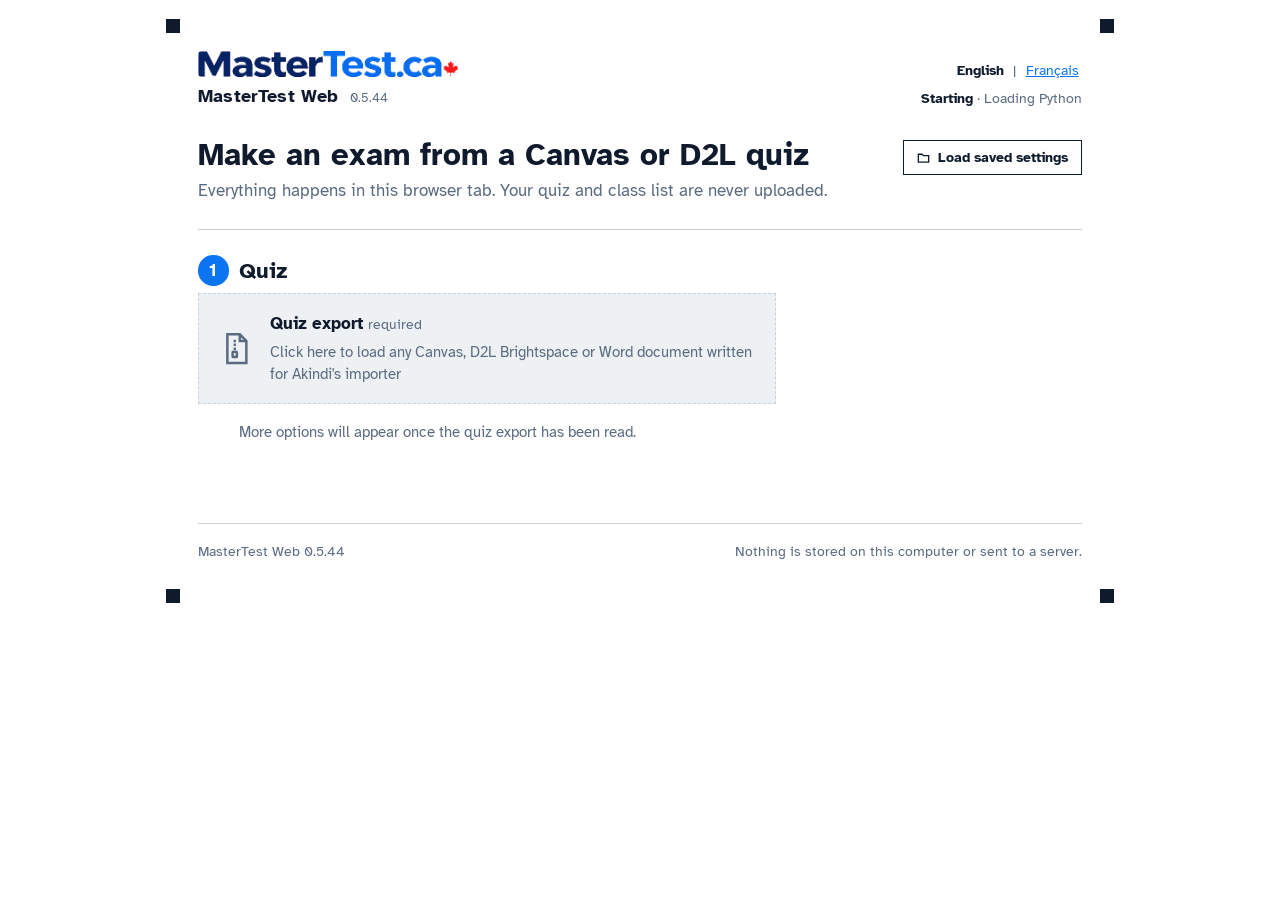
<file: index.html>
<!doctype html>
<html lang="en">
<head>
<meta charset="utf-8">
<meta name="viewport" content="width=device-width, initial-scale=1">
<title>MasterTest Web</title>
<meta name="description" content="Make printable exams and answer cards from a Canvas or D2L Brightspace quiz export, entirely in your browser.">
<link rel="icon" href="data:image/svg+xml,%3Csvg xmlns='http://www.w3.org/2000/svg' viewBox='0 0 16 16'%3E%3Ccircle cx='8' cy='8' r='6.5' fill='%230b74f2'/%3E%3C/svg%3E">
<style>
@font-face { font-family: "Atkinson Hyperlegible"; font-weight: 400; font-display: swap;
  src: url("fonts/atkinson-hyperlegible-latin-400-normal.woff2") format("woff2"); }
@font-face { font-family: "MasterTest Enclosed"; font-display: swap; src: url("fonts/MasterTestEnclosed.ttf") format("truetype"); }
@font-face { font-family: "Atkinson Hyperlegible"; font-weight: 700; font-display: swap;
  src: url("fonts/atkinson-hyperlegible-latin-700-normal.woff2") format("woff2"); }

/* A wizard laid out like an answer card: black corner squares, grey shaded cells, bubbles. */
:root {
  --paper: #ffffff;
  --ink: #0f1b2d;           /* the navy of the MasterTest.ca wordmark */
  --cell: #d9d9d9;          /* the 15% grey of the answer cells */
  --cell-soft: #eef1f4;
  --muted: #5a6b80;
  --rule: #c9d0d8;
  --accent: #0b74f2;        /* MasterTest blue */
  --accent-soft: #e9f2fb;
  --accent-ink: #ffffff;
  --wrong: #c62828;
  --right: #1b7a3a;
  --mark: 14px;
  --weak: #d32f2f; --weak-ink: #b71c1c; --medium: #f2b600; --medium-ink: #8a6100; --strong: #2e9e4f; --strong-ink: #1b7a3a;
  --logo-bg: transparent;
  --logo-pad: 0;
  font-family: "Atkinson Hyperlegible", system-ui, sans-serif;
  font-size: 17px;
  line-height: 1.5;
  color: var(--ink);
  background: var(--paper);
}
@media (prefers-color-scheme: dark) {
  :root:not([data-theme="light"]) {
    --paper: #12171d; --ink: #eef2f6; --cell: #2b323b; --cell-soft: #1d242c; --muted: #9aa8b8; --rule: #36404b;
    --accent: #4c9bff; --accent-soft: #15283f; --accent-ink: #00152e; --wrong: #ff7b72; --right: #5fd38a;
    --logo-bg: #ffffff; --logo-pad: .4rem .65rem; color-scheme: dark;
    --weak: #ef5350; --weak-ink: #ff8a80; --medium: #f2c230; --medium-ink: #f2c230; --strong: #4cc276; --strong-ink: #5fd38a;
  }
}
:root[data-theme="dark"] {
  --paper: #12171d; --ink: #eef2f6; --cell: #2b323b; --cell-soft: #1d242c; --muted: #9aa8b8; --rule: #36404b;
  --accent: #4c9bff; --accent-soft: #15283f; --accent-ink: #00152e; --wrong: #ff7b72; --right: #5fd38a;
  --logo-bg: #ffffff; --logo-pad: .4rem .65rem; color-scheme: dark;
    --weak: #ef5350; --weak-ink: #ff8a80; --medium: #f2c230; --medium-ink: #f2c230; --strong: #4cc276; --strong-ink: #5fd38a;
}
* { box-sizing: border-box; }
[hidden] { display: none !important; }
body { margin: 0; background: var(--paper); color: var(--ink); }

.sheet { position: relative; max-width: 58rem; margin: 0 auto; padding: 3rem 3rem 3.5rem; }
.sheet::before, .sheet::after, .sheet > .marks::before, .sheet > .marks::after {
  content: ""; position: absolute; width: var(--mark); height: var(--mark); background: var(--ink);
}
.sheet::before { top: 1.1rem; left: 1.1rem; }
.sheet::after { top: 1.1rem; right: 1.1rem; }
.sheet > .marks::before { bottom: 1.1rem; left: 1.1rem; }
.sheet > .marks::after { bottom: 1.1rem; right: 1.1rem; }

header { display: flex; flex-wrap: wrap; justify-content: space-between; align-items: flex-end; gap: 1rem 2rem; }
.brand { display: flex; flex-direction: column; gap: .35rem; }
.logo { display: block; box-sizing: content-box; width: min(260px, 64vw); height: auto;
  background: var(--logo-bg); padding: var(--logo-pad); border-radius: 4px; }
.brand .product { font-weight: 700; font-size: 1.05rem; letter-spacing: .01em; }
.brand .version { font-weight: 400; font-size: .78rem; color: var(--muted); margin-left: .3rem; letter-spacing: 0; }
.ignore-row { margin-top: 1.1rem; padding-top: 1rem; border-top: 1px dashed var(--rule); }
.ignore-row.off .check { opacity: .45; cursor: not-allowed; }
.engine { font-size: .85rem; color: var(--muted); text-align: right; }
.engine strong { color: var(--ink); }
.top-right { display: flex; flex-direction: column; align-items: flex-end; gap: .25rem; }
.ui-lang { display: flex; align-items: center; gap: .35rem; font-size: .85rem; color: var(--muted); }
.ui-lang button { font: inherit; background: none; border: 0; padding: .1rem .2rem; color: var(--accent); cursor: pointer; text-decoration: underline; }
.ui-lang button[aria-pressed="true"] { color: var(--ink); font-weight: 700; text-decoration: none; cursor: default; }

/* the steps of the wizard, drawn as answer bubbles */
ol.steps { list-style: none; display: flex; gap: .5rem 1.75rem; padding: 1.1rem 0; margin: 1.25rem 0 0;
  border-top: 1px solid var(--rule); border-bottom: 1px solid var(--rule); flex-wrap: wrap; }
ol.steps li { display: flex; align-items: center; gap: .55rem; color: var(--muted); font-size: .95rem; }
ol.steps .dot { width: 1.6rem; height: 1.6rem; border-radius: 50%; border: 1.5px solid currentColor;
  display: grid; place-items: center; font-weight: 700; font-size: .85rem; }
ol.steps li[aria-current="step"] { color: var(--ink); font-weight: 700; }
ol.steps li[aria-current="step"] .dot { background: var(--accent); border-color: var(--accent); color: var(--accent-ink); }
ol.steps li.done .dot { background: var(--ink); border-color: var(--ink); color: var(--paper); }

h1 { font-size: 1.85rem; line-height: 1.15; margin: 1.6rem 0 .3rem; text-wrap: balance; }
.lede { color: var(--muted); margin: 0 0 1.5rem; max-width: 40rem; }
h2 { font-size: 1.1rem; margin: 0 0 .2rem; }
.hint { color: var(--muted); font-size: .9rem; margin: 0 0 .75rem; max-width: 42rem; }
section.block { padding: 1.4rem 0; border-top: 1px solid var(--rule); }

/* file pickers: a grey answer cell that fills in when a file is chosen */
.files { display: grid; grid-template-columns: repeat(auto-fit, minmax(16rem, 1fr)); gap: 1rem; }
.drop { position: relative; display: grid; grid-template-columns: auto 1fr; gap: .25rem .9rem; align-items: center;
  background: var(--cell-soft); padding: 1rem 1.1rem; min-height: 5.5rem; cursor: pointer;
  border: 1.5px dashed var(--rule); }
.drop:hover { border-color: var(--muted); }
.drop.dragging { border-color: var(--accent); background: var(--accent-soft); }
.drop.chosen { border-style: solid; border-color: var(--ink); background: var(--paper); }
.drop input { position: absolute; inset: 0; opacity: 0; cursor: pointer; width: 100%; }
.drop:focus-within { outline: 2px solid var(--accent); outline-offset: 2px; }
.drop svg { grid-row: span 2; width: 2.2rem; height: 2.2rem; color: var(--muted); }
.drop.chosen svg { color: var(--accent); }
.drop .title { font-weight: 700; }
.drop .tag { font-weight: 400; color: var(--muted); font-size: .85rem; }
.drop .state { color: var(--muted); font-size: .88rem; overflow-wrap: anywhere; }
.drop.chosen .state { color: var(--ink); }
.drop .clear { position: relative; z-index: 1; justify-self: start; grid-column: 2; font: inherit; font-size: .82rem;
  background: none; border: 0; padding: 0; color: var(--accent); text-decoration: underline; cursor: pointer; }

/* the quiz found in the export */
.quiz { margin-top: 1rem; }
.quiz-status { margin: 0; color: var(--muted); }
.quiz-status.bad { color: var(--wrong); font-weight: 700; }
.meter { display: block; width: 100%; max-width: 28rem; height: .6rem; margin: .4rem 0; accent-color: var(--accent, #2b6cb0); }
.quiz legend { font-weight: 700; margin-bottom: .6rem; padding: 0; }
.summary-grid { display: grid; grid-template-columns: auto 1fr; gap: .2rem 1.2rem; align-items: center; }
.summary .pool { background: var(--paper); margin-top: .9rem; }
.summary .class-opts { margin-top: .9rem; }
.summary-grid[hidden] + .class-opts { margin-top: 0; }
.summary { 
  background: var(--cell-soft); padding: .9rem 1.1rem; margin-top: .8rem; }
.summary .count { display: flex; flex-direction: column; align-items: center; min-width: 4.5rem; }
.summary .n { font-size: 2.3rem; font-weight: 700; line-height: 1; color: var(--accent); font-variant-numeric: tabular-nums; }
.summary .unit { font-size: .8rem; color: var(--muted); }
.summary p { margin: 0; }
.sum-title { font-weight: 700; }
.title-edit { display: flex; flex-wrap: wrap; align-items: center; gap: .3rem .8rem; }
/* the exam name: an editable field that looks it (dashed underline, pencil), solid when in use */
.title-box { position: relative; display: flex; flex: 1 1 16rem; min-width: 0; }
.title-input { font: inherit; font-weight: 700; color: inherit; width: 100%; min-width: 0; padding: .25rem 1.9rem .25rem .4rem;
  margin-left: -.4rem; border: 1px dashed var(--rule); border-radius: 4px; background: transparent; cursor: text; }
.title-input:hover { border-color: var(--muted); border-style: solid; }
.title-input:focus { border: 1px solid var(--accent); outline: none; background: var(--paper); }
.title-pencil { position: absolute; right: .25rem; top: 50%; transform: translateY(-50%); display: flex; padding: .2rem;
  border: 0; background: none; color: var(--muted); cursor: pointer; border-radius: 3px; }
.title-pencil:hover, .title-input:focus + .title-pencil { color: var(--accent); }
.title-hint { color: var(--muted); font-size: .82rem; margin: 0 0 .3rem; }
.sum-kinds { color: var(--muted); font-size: .9rem; }
.sum-note { font-size: .88rem; margin-top: .3rem !important; }
.sum-read { margin-top: .6rem; font-size: .88rem; }
.sum-read summary { cursor: pointer; font-weight: 700; }
.sum-read ol { margin: .4rem 0 0; padding-left: 1.6rem; }
.sum-read li { margin: .15rem 0; }
.sum-read .ans { font-weight: 700; }
.sum-read .k, .sum-read .pts { color: var(--muted); }

/* the four sections of step 1, numbered */
.num-h { display: flex; align-items: center; gap: .6rem; font-size: 1.3rem; margin-bottom: .35rem; }
.num-h .num { flex: none; display: inline-grid; place-items: center; width: 1.8rem; height: 1.8rem; border-radius: 50%;
  background: var(--accent); color: var(--accent-ink); font-size: 1rem; }
section.block > .hint { margin-left: 2.4rem; }
section.block > .files { max-width: 34rem; }
.who { margin-top: 1.4rem; display: flex; flex-direction: column; gap: 1.2rem; }
.who #exams-hint { margin: 0 0 -.8rem; }
.who fieldset { border: 0; padding: 0; margin: 0; }
.who legend.sub-h { padding: 0; margin: 0 0 .6rem; }
.blank-row { display: flex; flex-wrap: wrap; align-items: center; gap: .6rem 1.5rem; }
.blank-row > div { flex: 1 1 22rem; }
.blank-row .hint { margin: .2rem 0 0; }
.seg-row { border: 0; padding: 0; margin: 0 0 1rem; display: flex; flex-wrap: wrap; align-items: center; gap: .5rem 1rem; }
.seg-row legend { float: left; font-weight: 700; padding: 0; margin-right: .4rem; }
.seg { display: inline-flex; flex-wrap: wrap; border: 1.5px solid var(--ink); }
.seg label { position: relative; cursor: pointer; }
.seg input { position: absolute; opacity: 0; inset: 0; margin: 0; cursor: pointer; }
.seg span { display: block; padding: .45rem 1rem; }
.seg input:checked + span { background: var(--ink); color: var(--paper); font-weight: 700; }
.seg input:focus-visible + span { outline: 2px solid var(--accent); outline-offset: 2px; }
.layouts { display: grid; grid-template-columns: repeat(auto-fill, minmax(15rem, 1fr)); gap: .9rem; padding: .2rem 0 .4rem; }
.layout-opts { margin-top: 1rem; }
.print-simple { padding-bottom: .9rem; border-bottom: 1px solid var(--rule); }
.layout-opts .sub-h { margin: 0 0 .6rem; }
.changed { margin-left: auto; font-size: .8rem; font-weight: 700; color: #7a3e00; background: #fff1de; border: 1px solid #e9b26a;
  padding: .05rem .55rem; border-radius: 999px; white-space: nowrap; }
.tune + .tune { margin-top: .6rem; }
.who .sub-h, .layout-opts .sub-h, .blank-row .sub-h { border-top: 0; padding-top: 0; margin-top: 0; font-weight: 700; }
.recap { margin-top: 1.4rem; padding: 1rem 1.2rem; background: var(--ink); color: var(--paper); }
.recap p { margin: .15rem 0; opacity: .85; }
.recap .recap-title { font-weight: 700; font-size: 1.1rem; opacity: 1; }
.layout { display: flex; flex-direction: column; gap: .55rem; text-align: left;
  font: inherit; color: inherit; background: var(--paper); border: 1.5px solid var(--rule); padding: .9rem .95rem 1rem;
  cursor: pointer; position: relative; min-width: 0; }
.layout:hover { border-color: var(--muted); }
.layout:focus-visible { outline: 2px solid var(--accent); outline-offset: 2px; }
.layout[aria-checked="true"] { border-color: var(--accent); box-shadow: inset 0 0 0 1.5px var(--accent); background: var(--accent-soft); }
.layout .pic { height: 6.5rem; display: grid; place-items: center; color: var(--ink); }
.layout .pic svg { height: 100%; width: auto; max-width: 100%; }
.layout .name { font-weight: 700; display: flex; align-items: flex-start; gap: .5rem; line-height: 1.3; }
.layout .name::before { content: ""; flex: none; margin-top: .15rem; width: .95rem; height: .95rem; border-radius: 50%; border: 1.5px solid var(--ink); background: var(--paper); }
.layout[aria-checked="true"] .name::before { background: var(--accent); border-color: var(--accent); box-shadow: inset 0 0 0 2px var(--paper); }
.layout .desc { color: var(--muted); font-size: .88rem; line-height: 1.4; }
.layout .why-not { color: var(--wrong); font-size: .85rem; line-height: 1.35; }
.layout[aria-disabled="true"] { cursor: not-allowed; background: var(--cell-soft); }
.layout[aria-disabled="true"] .pic, .layout[aria-disabled="true"] .name, .layout[aria-disabled="true"] .desc { opacity: .45; }
.nav button:focus-visible { outline: 2px solid var(--accent); outline-offset: 2px; }

/* bubbles */
.choices { display: flex; flex-direction: column; gap: .7rem; }
.bubble { display: flex; gap: .7rem; align-items: flex-start; cursor: pointer; }
.bubble input { appearance: none; -webkit-appearance: none; flex: none; width: 1.3rem; height: 1.3rem; margin: .12rem 0 0;
  border: 1.5px solid var(--ink); border-radius: 50%; background: var(--paper); cursor: pointer; }
.bubble input:checked { background: var(--ink); box-shadow: inset 0 0 0 2.5px var(--paper); }
.bubble input:focus-visible { outline: 2px solid var(--accent); outline-offset: 2px; }
.bubble .label { font-weight: 700; }
.bubble .sub { display: block; color: var(--muted); font-size: .88rem; font-weight: 400; }
fieldset { border: 0; margin: 0; padding: 0; min-width: 0; }
fieldset:disabled .bubble { cursor: default; opacity: .45; }
fieldset:disabled .bubble input { cursor: default; }
.variants-count { display: inline-flex; align-items: center; gap: .6rem; margin: .45rem 0 0 2rem; font-size: .92rem; }

/* number steppers drawn as answer cells */
.stepper { display: inline-flex; align-items: stretch; }
.stepper button { font: inherit; font-size: 1.15rem; width: 2.5rem; border: 0; background: var(--cell); color: var(--ink); cursor: pointer; }
.stepper button:disabled { color: var(--muted); opacity: .5; cursor: default; }
.stepper input { font: inherit; font-weight: 700; text-align: center; width: 4.2rem; border: 0; margin: 0 2px;
  background: var(--cell); color: var(--ink); padding: .45rem 0; font-variant-numeric: tabular-nums; -moz-appearance: textfield; }
.stepper input::-webkit-inner-spin-button, .stepper input::-webkit-outer-spin-button { -webkit-appearance: none; margin: 0; }
.stepper input:disabled { color: var(--muted); }
.stepper :focus-visible { outline: 2px solid var(--accent); outline-offset: 1px; position: relative; }

.actions { display: flex; flex-wrap: wrap; align-items: center; gap: .75rem 1.25rem; padding-top: 1.4rem; border-top: 1px solid var(--rule); }
button.primary { font: inherit; font-weight: 700; font-size: 1.1rem; padding: .8rem 2.2rem; border: 0;
  background: var(--accent); color: var(--accent-ink); cursor: pointer; }
button.primary:disabled { background: var(--cell); color: var(--muted); cursor: default; }
button.primary:focus-visible, button.secondary:focus-visible { outline: 2px solid var(--accent); outline-offset: 3px; }
button.secondary { font: inherit; font-weight: 700; padding: .65rem 1.4rem; background: var(--paper); color: var(--ink); border: 1.5px solid var(--ink); cursor: pointer; }
.why { color: var(--muted); font-size: .9rem; }

/* step 2 */
.done-panel { padding: 2.5rem 0 1rem; display: grid; grid-template-columns: auto 1fr; gap: 1rem 1.6rem; align-items: start; }
.big-bubble { width: 4.2rem; height: 4.2rem; border-radius: 50%; border: 2.5px solid var(--ink); display: grid; place-items: center; }
.big-bubble.working { border-color: var(--accent); border-right-color: transparent; animation: spin 1s linear infinite; }
.big-bubble.ok { background: var(--accent); border-color: var(--accent); color: var(--accent-ink); }
.big-bubble.bad { border-color: var(--wrong); color: var(--wrong); }
@keyframes spin { to { transform: rotate(360deg); } }
.done-panel h1 { margin: .2rem 0 .4rem; }
.done-panel p { margin: 0 0 .6rem; max-width: 38rem; }
.done-panel a { color: var(--accent); font-weight: 700; }
pre.log { background: var(--cell-soft); padding: .75rem 1rem; font-size: .8rem; white-space: pre-wrap; overflow-wrap: anywhere;
  max-height: 16rem; overflow: auto; margin: .5rem 0 0; }

footer { margin-top: 2.5rem; padding-top: 1rem; border-top: 1px solid var(--rule); color: var(--muted); font-size: .85rem;
  display: flex; flex-wrap: wrap; justify-content: space-between; gap: .5rem 1.5rem; }
footer a { color: var(--muted); }

/* title row and the configuration loader */
.title-row { display: flex; flex-wrap: wrap; align-items: baseline; justify-content: space-between; gap: .4rem 1rem; }
.title-row h1 { margin-right: auto; }
.small-button { position: relative; display: inline-flex; align-items: center; gap: .4rem; font-size: .85rem; font-weight: 700;
  padding: .35rem .75rem; border: 1.5px solid var(--ink); background: var(--paper); color: var(--ink); cursor: pointer; white-space: nowrap; }
.small-button:hover { background: var(--cell-soft); }
.small-button:focus-within { outline: 2px solid var(--accent); outline-offset: 2px; }
.small-button input { position: absolute; inset: 0; opacity: 0; cursor: pointer; width: 100%; }
.config-state { display: flex; flex-wrap: wrap; align-items: baseline; gap: .3rem 1rem; background: var(--accent-soft);
  border-left: 4px solid var(--accent); padding: .6rem .9rem; margin: -.6rem 0 1.4rem; font-size: .9rem; }
.config-state.bad { background: var(--cell-soft); border-left-color: var(--wrong); }
.config-state p { margin: 0; flex: 1 1 20rem; }
.config-state code { font-size: .85em; }
button.link { font: inherit; font-size: .88rem; background: none; border: 0; padding: 0; color: var(--accent); text-decoration: underline; cursor: pointer; }

/* paper size */
section.paper { padding: 1rem 0; }
.paper-row { display: flex; flex-wrap: wrap; align-items: center; gap: .6rem 1.8rem; }
.paper-row legend { float: left; font-weight: 700; font-size: 1.1rem; margin-right: .4rem; padding: 0; }
.bubble.inline { align-items: baseline; gap: .55rem; }
.bubble.inline input { align-self: center; margin: 0; }
.bubble.inline .sub { display: inline; }

/* altering the question pool */
.pool { margin-top: .8rem; border: 1.5px solid var(--rule); }
.pool > summary { cursor: pointer; font-weight: 700; padding: .65rem 1rem; list-style: none; display: flex; flex-wrap: wrap; align-items: baseline; gap: .2rem .55rem; }
.pool > summary .enclosed-row { display: flex; flex-wrap: wrap; align-items: center; gap: .4rem 1rem; }
.enclosed-row .enc { font-family: "MasterTest Enclosed", "Atkinson Hyperlegible", sans-serif; font-weight: 400; letter-spacing: .08em; font-size: 1.1rem; }
.enclosed-row .pool-of { flex-basis: 100%; }
.inline-radios.off { opacity: .45; }
.cjk-row { margin: .9rem 0 .2rem; }
.cjk-row legend { font-weight: 700; font-size: .95rem; margin-bottom: .45rem; }
.cjk-row .pool-hint { flex-basis: 100%; margin-top: .4rem; }
.plang-note { align-self: center; }
/* Paper Size and Printed in: the second choice of each row starts at the same place */
@media (min-width: 44rem) {
  .paper-pair { display: grid; grid-template-columns: 10.5rem 16rem minmax(0, 1fr); align-items: start; row-gap: .4rem; }
  .paper-pair .bubble.inline { display: grid; grid-template-columns: auto 1fr; gap: 0 .55rem; align-items: center; }
  .paper-pair .bubble.inline input { grid-row: span 2; align-self: start; margin-top: .12rem; }
  .paper-pair legend { margin: 0; }
  .paper-pair .plang-note { grid-column: 2 / -1; }
}
.grid-note { grid-column: 2; margin: -.3rem 0 0; }
.essay-cell { display: flex; flex-direction: column; gap: .35rem; }
.essay-row { display: flex; flex-wrap: wrap; align-items: center; gap: .4rem 1.2rem; }
.form-grid > label[for="po-essay"] { align-self: start; padding-top: .45rem; }
.summary-note { flex: 1 1 18rem; line-height: 1.4; }
.pool > summary::-webkit-details-marker { display: none; }
.pool > summary::before { content: ""; flex: none; align-self: center; width: .5rem; height: .5rem; border-right: 2px solid currentColor; border-bottom: 2px solid currentColor;
  transform: rotate(-45deg); transition: transform .15s; margin-right: .15rem; }
.pool[open] > summary::before { transform: rotate(45deg); }
.pool > summary:focus-visible { outline: 2px solid var(--accent); outline-offset: 2px; }
.pool-body { padding: .2rem 1rem 1.1rem; border-top: 1px solid var(--rule); }
.pool-row { display: flex; flex-wrap: wrap; align-items: center; gap: .5rem .9rem; margin-top: .9rem; font-weight: 700; }
.pool-of { font-weight: 400; color: var(--muted); font-size: .92rem; }
.pool-row.off { opacity: .45; }
.pool-hint { margin: .35rem 0 0; }
.banks { display: grid; grid-template-columns: minmax(14rem, 1fr) minmax(16rem, 1.3fr); gap: .8rem 1.5rem; margin-top: 1.1rem;
  padding-top: 1rem; border-top: 1px dashed var(--rule); }
.banks.off .banks-side { opacity: .45; }
.check { display: flex; gap: .7rem; align-items: flex-start; cursor: pointer; }
.check input { appearance: none; -webkit-appearance: none; flex: none; width: 1.25rem; height: 1.25rem; margin: .12rem 0 0;
  border: 1.5px solid var(--ink); background: var(--paper); cursor: pointer; display: grid; place-items: center; }
.check input:checked { background: var(--ink); }
.check input:checked::after { content: ""; width: .35rem; height: .65rem; border: solid var(--paper); border-width: 0 2.5px 2.5px 0; transform: translate(0, -1px) rotate(45deg); }
.check input:focus-visible { outline: 2px solid var(--accent); outline-offset: 2px; }
.check input:disabled, .banks.off .check { cursor: not-allowed; }
.check .label { font-weight: 700; }
.check .tag { font-weight: 400; color: var(--muted); font-size: .85rem; }
.check .sub { display: block; color: var(--muted); font-size: .88rem; }
.banks-total { margin: .7rem 0 0 1.95rem; font-size: .92rem; }
.banks-total.bad { color: var(--wrong); font-weight: 700; }
.titles { max-height: 17rem; overflow-y: auto; border: 1px solid var(--rule); }
.titles .row { display: grid; grid-template-columns: 1fr auto auto; align-items: center; gap: .6rem; padding: .3rem .4rem .3rem .7rem; font-size: .92rem; }
.titles .row:nth-child(odd) { background: var(--cell-soft); }
.titles .row .t { overflow-wrap: anywhere; }
.titles .row .t.none { color: var(--muted); font-style: italic; }
.titles .row .of { color: var(--muted); font-size: .85rem; white-space: nowrap; min-width: 3.2rem; }
.titles input { font: inherit; font-weight: 700; width: 3.6rem; text-align: center; border: 0; background: var(--cell); color: var(--ink);
  padding: .25rem 0; font-variant-numeric: tabular-nums; }
.titles input:focus-visible { outline: 2px solid var(--accent); outline-offset: 1px; }
.titles input:invalid { outline: 2px solid var(--wrong); }
.titles input:disabled { color: var(--muted); opacity: .6; }
.titles.off { opacity: .55; }

/* step 2: the configuration */
.config-link { margin-top: .9rem !important; }
.config-link .sub { display: block; color: var(--muted); font-size: .88rem; }

.visually-hidden { position: absolute; width: 1px; height: 1px; overflow: hidden; clip: rect(0 0 0 0); white-space: nowrap; }
/* one thing at a time: what follows the quiz waits until it has been read */
body.no-quiz .after-quiz { display: none; }
.after-quiz-note { display: none; margin-top: 1rem; }
body.no-quiz .after-quiz-note { display: block; }
.seats-h { margin: .2rem 0 .3rem; font-weight: 700; }
.blank-details { display: flex; flex-wrap: wrap; align-items: center; gap: .4rem 1.4rem; margin-top: .6rem; }
.blank-details .lbl { font-weight: 700; }
/* layouts: small cards in a row; the chosen one described under them */
.layouts { grid-template-columns: repeat(auto-fill, minmax(9.5rem, 1fr)); gap: .6rem; }
.layout { padding: .6rem .65rem; gap: .35rem; }
.layout .pic { height: 3.6rem; }
.layout .name { font-size: .92rem; }
.layout .desc { display: none; }
.layout .why-not { font-size: .78rem; }
.layout-chosen { margin: .5rem 0 0; color: var(--muted); font-size: .93rem; line-height: 1.45; }
.layout-chosen strong { color: var(--ink); }
/* printing: three plain choices, each setting below them */
.print-simple { display: grid; gap: .7rem; margin-bottom: .6rem; }
.print-simple .seg-row { margin: 0; }
.print-simple .seg-row legend { min-width: 6.5rem; }

.tune-sub { margin: 1rem 0 .4rem; }
.tune-sub:first-child { margin-top: 0; }
/* Preview, in the summary */
.recap-tools { display: flex; flex-wrap: wrap; align-items: center; gap: .6rem 1.4rem; }
.on-dark-button { background: var(--paper); color: var(--ink); border: 0; padding: .5rem 1.1rem; font: inherit; font-weight: 700; cursor: pointer; }
.on-dark-button:disabled { opacity: .5; cursor: default; }
.on-dark-button:focus-visible { outline: 2px solid var(--accent); outline-offset: 2px; }

/* Calculate exam lengths, in the recap */
.recap .lengths { margin-top: .7rem; padding-top: .6rem; border-top: 1px solid rgba(255, 255, 255, .25); }
.recap button.link.on-dark { color: var(--paper); font-weight: 700; text-decoration: underline; padding: 0; background: none; border: 0; font: inherit; font-weight: 700; cursor: pointer; }
.recap button.link.on-dark:disabled { opacity: .5; cursor: default; text-decoration: none; }
.lengths-state { margin-left: .6rem; opacity: .85; font-size: .92rem; }
.recap .meter { background: rgba(255, 255, 255, .2); }
.lengths-table { margin-top: .5rem; border-collapse: collapse; font-size: .95rem; }
.lengths-table th { text-align: left; font-weight: 400; opacity: .75; padding: .15rem 1.4rem .15rem 0; }
.lengths-table td { padding: .15rem 1.4rem .15rem 0; font-variant-numeric: tabular-nums; }
.lengths-table tr.first td { border-top: 1px solid rgba(255, 255, 255, .2); }

/* the preview */
dialog#preview-dialog { border: 1.5px solid var(--ink); padding: 0; width: min(62rem, calc(100vw - 2rem)); max-width: none;
  height: calc(100vh - 3rem); max-height: none; background: var(--paper); color: var(--ink); }
dialog#preview-dialog[open] { display: flex; flex-direction: column; }
dialog#preview-dialog::backdrop { background: rgba(15, 27, 45, .55); }
.pv-head { display: flex; flex-wrap: wrap; align-items: center; gap: .6rem 1rem; padding: .8rem 1rem; border-bottom: 1px solid var(--rule); }
.pv-head h2 { margin: 0; font-size: 1.15rem; margin-right: auto; }
.pv-note { margin: 0; padding: .45rem 1rem; color: var(--muted); font-size: .88rem; border-bottom: 1px solid var(--rule); }
.pv-pages { flex: 1; overflow: auto; background: var(--cell); padding: 1rem; display: flex; flex-direction: column; align-items: center; gap: 1rem; }
.pv-pages canvas { background: #fff; box-shadow: 0 1px 4px rgba(0, 0, 0, .25); max-width: 100%; height: auto; }
.pv-pages .pv-label { color: var(--muted); font-size: .82rem; align-self: center; margin-bottom: -.6rem; }
.pv-pages .pv-wait { margin: auto; color: var(--muted); }
.pv-pages .pv-error { margin: auto; max-width: 36rem; white-space: pre-wrap; color: var(--wrong); }

/* the password dialog */
dialog#pw-dialog { border: 1.5px solid var(--ink); padding: 1.4rem 1.5rem 1.2rem; max-width: min(30rem, calc(100vw - 2rem)); width: 100%;
  background: var(--paper); color: var(--ink); }
dialog#pw-dialog::backdrop { background: rgba(15, 27, 45, .45); }
#pw-title { display: block; font-weight: 700; font-size: 1.1rem; margin-bottom: .7rem; }
.pw-field { display: flex; align-items: center; gap: .6rem; }
.pw-field input { flex: 1; min-width: 0; font: inherit; font-size: 1.05rem; padding: .55rem .7rem; border: 0; border-bottom: 2px solid var(--ink);
  background: var(--cell-soft); color: var(--ink); }
.pw-field input:focus-visible { outline: 2px solid var(--accent); outline-offset: 2px; }
.meter { height: .55rem; background: var(--cell); margin-top: .8rem; overflow: hidden; }
.meter span { display: block; height: 100%; width: 4%; background: var(--weak); transition: width .2s, background-color .2s; }
.pw-strength { margin: .35rem 0 .5rem; font-weight: 700; font-size: .92rem; color: var(--weak-ink); }
.pw-strength[data-level="medium"] { color: var(--medium-ink); }
.pw-strength[data-level="strong"] { color: var(--strong-ink); }
.pw-actions { display: flex; flex-wrap: wrap; justify-content: flex-end; gap: .6rem; margin-top: 1rem; }
.pw-actions .primary { font-size: 1rem; padding: .65rem 1.4rem; }

/* the class list */
.sum-kinds .k { color: var(--muted); }
.sum-kinds strong { color: var(--ink); }
.class-opts { margin-top: .9rem; display: flex; flex-direction: column; gap: .8rem; }
.class-opts .pool { margin-top: 0; }
.seats-check { padding: .2rem 0; }
.summary-note { font-weight: 400; color: var(--muted); font-size: .88rem; }
.field-label { display: block; font-weight: 700; margin: .9rem 0 .4rem; font-size: .95rem; }
textarea#seat-labels { width: 100%; font: inherit; font-size: .95rem; padding: .6rem .7rem; border: 0; border-bottom: 2px solid var(--ink);
  background: var(--cell-soft); color: var(--ink); resize: vertical; min-height: 7rem; }
textarea#seat-labels:focus-visible, .text:focus-visible, .select:focus-visible { outline: 2px solid var(--accent); outline-offset: 2px; }
.howto { margin: .5rem 0 0; padding-left: 1.2rem; }
.howto li { margin: .15rem 0; }
.howto code, .hint code { font-size: .9em; background: var(--cell-soft); padding: 0 .25rem; }
.select, .text { font: inherit; font-size: .95rem; padding: .4rem .6rem; border: 1.5px solid var(--ink); background: var(--paper); color: var(--ink); max-width: 100%; }
.text { min-width: 12rem; }
button.small { padding: .4rem 1rem; font-size: .92rem; }
button.secondary:disabled { border-color: var(--rule); color: var(--muted); cursor: default; }
.qr-fields { margin-top: 1rem; }
.qr-fields legend, .orient legend { font-weight: 700; font-size: .95rem; margin-bottom: .45rem; }
.orient { margin-top: 1rem; }
.orient legend { font-size: .95rem; }
.chips { list-style: none; display: flex; flex-wrap: wrap; gap: .4rem; margin: 0 0 .6rem; padding: 0; }
.chip { display: inline-flex; align-items: center; gap: .35rem; padding: .25rem .35rem .25rem .7rem; background: var(--cell-soft);
  border: 1.5px solid var(--rule); font-size: .9rem; }
.chip.locked { background: var(--paper); border-style: dashed; padding-right: .7rem; }
.chip .why { color: var(--muted); font-size: .8rem; }
.chip button { font: inherit; width: 1.5rem; height: 1.5rem; border: 0; background: none; color: var(--muted); cursor: pointer; display: grid; place-items: center; }
.chip button:hover { color: var(--wrong); }
.chip button:focus-visible { outline: 2px solid var(--accent); }
.choices.tight { gap: .35rem; }
.choices.tight .check { font-size: .95rem; }
.choices.tight .check input { width: 1.1rem; height: 1.1rem; }

/* print options */
section.block:has(> .print-opts) { padding: 1rem 0; }
.form-grid { display: grid; grid-template-columns: max-content 1fr; gap: .6rem 1rem; align-items: center; margin-top: .9rem; }
.form-grid > .grid-label:has(+ .margin-cell) { align-self: start; padding-top: .1rem; }
.form-grid > label, .form-grid > .grid-label { font-weight: 700; font-size: .95rem; }
.form-grid.texts { grid-template-columns: minmax(12rem, max-content) 1fr; margin-top: 1.1rem; }
.text.short { width: 7rem; min-width: 0; }
.text.wide { width: 100%; min-width: 0; }
.text::placeholder { color: var(--muted); opacity: .8; }
.inline-radios { display: flex; flex-wrap: wrap; gap: .4rem 1.6rem; }
.po-checks { margin-top: 1.1rem; gap: .6rem; }

.margin-cell { display: flex; flex-direction: column; gap: .5rem; }
.margin-row { display: block; }
.sides { display: flex; flex-wrap: wrap; gap: .5rem 1rem; }
.sides label { display: inline-flex; align-items: center; gap: .4rem; font-size: .92rem; }
.sub-h { font-size: 1rem; margin: 1.4rem 0 0; padding-top: 1rem; border-top: 1px dashed var(--rule); }
.aci-file { display: flex; flex-wrap: wrap; align-items: center; gap: .3rem .8rem; margin-top: .5rem; font-size: .9rem; }
.tag.duplex { display: inline-block; font-size: .75rem; font-weight: 700; color: var(--accent); border: 1px solid var(--accent); padding: 0 .35rem; margin-left: .3rem; vertical-align: 1px; }
.check.off { opacity: .45; }
section.block:has(> .print-opts) + section.block:has(> .print-opts) { border-top: 0; padding-top: 0; }

@media (max-width: 640px) {
  :root { font-size: 16px; }
  .sheet { padding: 2.5rem 1rem 3rem; }
  .sheet::before, .sheet > .marks::before { left: .45rem; }
  .sheet::after, .sheet > .marks::after { right: .45rem; }
  .sheet::before, .sheet::after { top: .45rem; }
  .sheet > .marks::before, .sheet > .marks::after { bottom: .45rem; }
  :root { --mark: 10px; }
  .top-right { align-items: flex-start; }
  .engine { text-align: left; }
  .done-panel { grid-template-columns: 1fr; }
  .banks { grid-template-columns: 1fr; }
  .form-grid, .form-grid.texts { grid-template-columns: 1fr; gap: .25rem; }
  .form-grid > label, .form-grid > .grid-label { margin-top: .5rem; }
}
@media (prefers-reduced-motion: reduce) {
  .big-bubble.working { animation: none; border-right-color: var(--accent); }
  .track { scroll-behavior: auto; }
}
@media (max-width: 40rem) {
  .layouts { grid-template-columns: repeat(3, minmax(0, 1fr)); gap: .5rem; }
  .layout { padding: .5rem; }
  .layout .pic { height: 2.8rem; }
  .layout .name { font-size: .8rem; }
  .layout .desc { font-size: .8rem; }
}
</style>
</head>
<body>
<main class="sheet">
  <div class="marks" aria-hidden="true"></div>
  <header>
    <div class="brand">
      <img class="logo" src="mastertest-logo.png" alt="MasterTest.ca" width="260" height="26">
      <span class="product">MasterTest Web <small class="version" id="version-top"></small></span>
    </div>
    <div class="top-right">
      <div class="ui-lang" role="group" aria-label="Language / Langue" data-no-tr>
        <button type="button" data-lang="en" lang="en">English</button><span aria-hidden="true">|</span><button type="button" data-lang="fr" lang="fr">Français</button>
      </div>
      <div class="engine" role="status" aria-live="polite"><strong id="engine-state">Starting</strong> <span id="engine-detail">· loading the exam maker (about 21 MB the first time)</span></div>
    </div>
  </header>


  <!-- step 1 -->
  <div id="step1">
    <div class="title-row">
      <h1>Make an exam from a Canvas or D2L quiz</h1>
      <label class="small-button" id="config-load">
        <input type="file" id="config-file" accept=".txt,text/plain">
        <svg width="15" height="15" viewBox="0 0 16 16" aria-hidden="true"><path d="M2.5 4.5h4l1.5 1.5h5.5v7h-11z" fill="none" stroke="currentColor" stroke-width="1.4"/></svg>
        Load saved settings
      </label>
    </div>
    <p class="lede">Everything happens in this browser tab. Your quiz and class list are never uploaded.</p>
    <div class="config-state" id="config-state" role="status" hidden>
      <p id="config-text"></p>
      <button type="button" class="link" id="config-forget">Forget it</button>
    </div>

    <section class="block" aria-labelledby="quiz-h">
      <h2 id="quiz-h" class="num-h"><span class="num" aria-hidden="true">1</span>Quiz</h2>
      <div class="files">
        <label class="drop" id="export-drop">
          <input type="file" id="export" accept=".zip,application/zip,.imscc,.docx,application/vnd.openxmlformats-officedocument.wordprocessingml.document">
          <svg viewBox="0 0 24 24" fill="none" stroke="currentColor" stroke-width="1.6" aria-hidden="true"><path d="M6 2.8h8l4.2 4.2v14.2H6z"/><path d="M14 2.8V7h4.2"/><path d="M10 7h1.5M10 9.5h1.5M10 12h1.5"/><rect x="9.4" y="14" width="2.7" height="3.4" rx=".4"/></svg>
          <span class="title">Quiz export <span class="tag">required</span></span>
          <span class="state" id="export-state">Click here to load any Canvas, D2L Brightspace or Word document written for Akindi's importer</span>
        </label>
      </div>
      <div class="quiz" id="quiz" aria-live="polite" hidden>
        <p class="quiz-status" id="quiz-status"></p>
        <progress class="meter" id="read-meter" max="1" hidden></progress>
        <fieldset id="quiz-choice" hidden>
          <legend>This export holds <span id="quiz-count"></span> quizzes. Choose the one to print:</legend>
          <div class="choices" id="quiz-list"></div>
        </fieldset>
        <div class="summary" id="quiz-summary" hidden>
          <div class="summary-grid">
            <div class="count"><span class="n" id="sum-n"></span><span class="unit" id="sum-unit">questions</span></div>
            <div>
              <div class="title-edit">
                <span class="title-box">
                  <input type="text" id="sum-title" class="title-input" aria-label="Exam name, as printed" spellcheck="true" maxlength="200">
                  <button type="button" class="title-pencil" id="title-edit" aria-label="Edit the exam name" title="Edit the exam name">
                    <svg viewBox="0 0 20 20" width="16" height="16" aria-hidden="true"><path d="M13.6 3.2l3.2 3.2L7.4 15.8 3.4 16.6l.8-4z" fill="none" stroke="currentColor" stroke-width="1.6" stroke-linejoin="round"/><path d="M11.8 5l3.2 3.2" stroke="currentColor" stroke-width="1.6"/></svg>
                  </button>
                </span>
                <button type="button" class="link" id="title-reset" hidden>Use the quiz's name</button>
              </div>
              <p class="title-hint">Click the name to change it: it is printed on the exams, answer cards and answer key.</p>
              <p class="sum-kinds" id="sum-kinds"></p>
              <p class="sum-note" id="sum-note" hidden></p>
            </div>
          </div>
          <details class="sum-read" id="sum-read" hidden>
            <summary>Check what was read from the Word document</summary>
            <ol id="sum-read-list"></ol>
          </details>
          <fieldset class="paper-row cjk-row" id="cjk-row" hidden>
            <legend>Chinese, Japanese and Korean text:</legend>
            <label class="bubble inline"><input type="radio" name="cjk" value="sc"><span class="label" lang="zh-Hans">简体中文</span><span class="sub">Simplified Chinese</span></label>
            <label class="bubble inline"><input type="radio" name="cjk" value="tc"><span class="label" lang="zh-Hant">繁體中文</span><span class="sub">Traditional Chinese</span></label>
            <label class="bubble inline"><input type="radio" name="cjk" value="jp"><span class="label" lang="ja">日本語</span><span class="sub">Japanese</span></label>
            <label class="bubble inline"><input type="radio" name="cjk" value="kr"><span class="label" lang="ko">한국어</span><span class="sub">Korean</span></label>
            <p class="hint pool-hint" id="cjk-hint"></p>
          </fieldset>
        <details class="pool" id="pool" hidden>
          <summary>Choose questions</summary>
          <div class="pool-body">
            <div class="pool-row" id="limit-row">
              <label for="limit" id="limit-label">Limit test questions to:</label>
              <span class="stepper">
                <button type="button" data-step="limit" data-by="-1" aria-label="Fewer questions">−</button>
                <input type="number" id="limit" min="1" max="1" value="1" inputmode="numeric">
                <button type="button" data-step="limit" data-by="1" aria-label="More questions">+</button>
              </span>
              <span class="pool-of" id="limit-of"></span>
            </div>
            <p class="hint pool-hint" id="limit-hint">Each exam gets this many questions, drawn at random from the whole quiz.</p>
            <div class="ignore-row" id="ignore-row">
              <label class="check"><input type="checkbox" id="ignore-banks">
                <span><span class="label">Ignore item banks <span class="tag">[“pick N” rules]</span></span>
                <span class="sub" id="ignore-sub"></span></span></label>
            </div>
            <div class="banks" id="banks">
              <div class="banks-side">
                <label class="check"><input type="checkbox" id="simulate">
                  <span><span class="label">Simulate question banks <span class="tag">[Classic Quizzes]</span></span>
                  <span class="sub" id="simulate-sub">Questions with the same name form a bank. Choose how many each exam draws from each bank.</span></span></label>
                <p class="banks-total" id="banks-total" hidden></p>
              </div>
              <div class="titles" id="titles" role="group" aria-label="Questions drawn from each question name"></div>
            </div>
          </div>
        </details>
        </div>
      </div>
      <p class="hint after-quiz-note" id="after-quiz-note">More options will appear once the quiz export has been read.</p>
    </section>

    <section class="block after-quiz" aria-labelledby="students-h">
      <h2 id="students-h" class="num-h"><span class="num" aria-hidden="true">2</span>Students</h2>
      <p class="hint">Use a class list to pre-code each exam with the student names and numbers.</p>
      <div class="files">
        <label class="drop" id="class-drop">
          <input type="file" id="classlist" accept=".csv,text/csv">
          <svg viewBox="0 0 24 24" fill="none" stroke="currentColor" stroke-width="1.6" aria-hidden="true"><circle cx="9" cy="8" r="3.2"/><path d="M3.2 19.5c.6-3.3 3-5.1 5.8-5.1s5.2 1.8 5.8 5.1"/><path d="M15.5 6.2h5.3M15.5 9.4h5.3M17.5 12.6h3.3"/></svg>
          <span class="title">Class list <span class="tag">optional, .csv</span></span>
          <span class="state" id="class-state">Click here to choose a class list or drag and drop one.</span>
          <button type="button" class="clear" id="class-clear" hidden>Remove class list</button>
        </label>
      </div>
      <div class="quiz" id="classinfo" aria-live="polite" hidden>
        <p class="quiz-status" id="class-status"></p>
        <div class="summary" id="class-box" hidden>
        <div class="summary-grid" id="class-summary" hidden>
          <div class="count"><span class="n" id="cls-n"></span><span class="unit" id="cls-unit">students</span></div>
          <div>
            <p class="sum-title" id="cls-title"></p>
            <p class="sum-kinds"><span class="k">Student ID column:</span> <strong id="cls-id"></strong> <span id="cls-id-how"></span></p>
            <p class="sum-kinds"><span class="k">In each card's QR code:</span> <span id="cls-qr"></span></p>
            <p class="sum-kinds"><span class="k">Columns:</span> <span id="cls-cols"></span></p>
            <p class="sum-note" id="cls-note" hidden></p>
          </div>
        </div>
        <div class="class-opts" id="class-opts">
          <p class="sub-h seats-h">Seats</p>
          <label class="check seats-check"><input type="checkbox" id="randomize">
            <span><span class="label">Randomize seats</span>
            <span class="sub" id="randomize-sub">Each student gets a random seat, printed on their card and the attendance sheet.</span></span></label>
          <details class="pool" id="seat-details">
            <summary>Seat labels <span class="summary-note">Seats that aren't numbered 1 to <span id="seat-n">the number of students</span>, such as 2, 4, 6 or “A4, B6” or “Row H, Seat 5”. Used when Randomize seats is ticked; adding labels ticks it.</span></summary>
            <div class="pool-body">
              <label for="seat-labels" class="field-label">Seat labels</label>
              <textarea id="seat-labels" rows="6" spellcheck="false"></textarea>
              <ul class="hint howto">
                <li>Separate seats with commas: <code>A1, A2, A3</code>.</li>
                <li>Or put each seat on its own line. Then a seat may contain commas, such as <code>Row H, Seat 5</code>.</li>
                <li>You need at least one seat per student. Repeated labels count once; spare seats stay empty.</li>
              </ul>
              <p class="banks-total" id="seat-count" hidden></p>
            </div>
          </details>
        </div>
        </div>
      </div>
      <div class="who">
      <details class="pool" id="exams-details" hidden>
        <summary>Exams <span class="summary-note" id="exams-note">A unique exam for each student</span></summary>
        <div class="pool-body">
      <fieldset id="mode" disabled>
        <legend class="visually-hidden">Exams</legend>
        <div class="choices">
          <label class="bubble"><input type="radio" name="mode" value="unique" checked>
            <span><span class="label">A unique exam for each student</span><span class="sub">Every student gets their own order of questions and answers.</span></span></label>
          <div>
            <label class="bubble"><input type="radio" name="mode" value="variants">
              <span><span class="label">Variants</span><span class="sub">A few versions of the exam, handed out among the students.</span></span></label>
            <div class="variants-count">
              <span id="variants-label">Number of variants</span>
              <span class="stepper">
                <button type="button" data-step="variants" data-by="-1" aria-label="Fewer variants" disabled>−</button>
                <input type="number" id="variants" min="1" max="99" value="2" inputmode="numeric" aria-labelledby="variants-label" disabled>
                <button type="button" data-step="variants" data-by="1" aria-label="More variants" disabled>+</button>
              </span>
            </div>
          </div>
        </div>
      </fieldset>
        </div>
      </details>
        <div class="blank-row">
          <div><h3 class="sub-h" id="blanks-h">Blank cards</h3>
          <p class="hint">For students not on the class list, or spares: students write their name by hand and bubble in or write their student number.</p></div>
          <span class="stepper">
            <button type="button" data-step="blanks" data-by="-1" aria-label="Fewer blank cards">−</button>
            <input type="number" id="blanks" min="0" max="999" value="0" inputmode="numeric" aria-labelledby="blanks-h">
            <button type="button" data-step="blanks" data-by="1" aria-label="More blank cards">+</button>
          </span>
        </div>
        <div class="blank-details" id="blank-details" hidden>
          <span class="lbl">On blank cards:</span>
          <label class="check inline" title="A box for the student's name"><input type="checkbox" id="blank-name" checked><span class="label">Name box</span></label>
          <label class="check inline" title="Seat boxes and bubbles"><input type="checkbox" id="blank-seat" checked><span class="label">Seat</span></label>
        </div>
      </div>
    </section>

    <section class="block after-quiz" aria-labelledby="layout-h">
      <h2 id="layout-h" class="num-h"><span class="num" aria-hidden="true">3</span>Layout and paper</h2>
      <fieldset class="seg-row">
        <legend id="paper-h">Paper</legend>
        <span class="seg">
          <label><input type="radio" name="paper" value="traditional" checked><span>Letter and tabloid</span></label>
          <label><input type="radio" name="paper" value="iso"><span>A4 and A3</span></label>
        </span>
      </fieldset>
      <div class="layouts" id="layouts" role="radiogroup" aria-labelledby="layout-h"></div>
      <p class="layout-chosen" id="layout-chosen" aria-live="polite"></p>
      <details class="pool layout-opts" id="print-details-box">
        <summary><span id="pg-layout-note"></span> <span class="summary-note">Collate exams/cards, Double-sided printing, Title page</span><span class="changed" id="page-details-note" hidden></span></summary>
        <div class="pool-body">
        <div class="print-simple">
          <fieldset class="seg-row" id="ps-files-row">
            <legend>Files</legend>
            <span class="seg">
              <label><input type="radio" name="ps-files" value="one"><span>One per student</span></label>
              <label><input type="radio" name="ps-files" value="all"><span>All in one file</span></label>
            </span>
          </fieldset>
          <fieldset class="seg-row" id="ps-title-row">
            <legend>Title page</legend>
            <span class="seg">
              <label><input type="radio" name="ps-title" value="none"><span>None</span></label>
              <label><input type="radio" name="ps-title" value="start"><span id="ps-title-start">At the start of each booklet</span></label>
              <label id="ps-title-sep"><input type="radio" name="ps-title" value="separate"><span>Separate file</span></label>
            </span>
          </fieldset>
          <label class="check" id="ps-duplex-row"><input type="checkbox" id="ps-duplex"><span><span class="label">Printing double-sided</span><span class="sub" id="ps-duplex-sub">Adds the blank pages needed so every booklet, title page and answer card starts on a new sheet.</span></span></label>
          <p class="pool-of" id="ps-duplex-always" hidden>Folded booklets are always printed double-sided, with the blank pages they need.</p>
        </div>
        <div class="choices tight po-checks" id="page-opts">
            <label class="check"><input type="checkbox" data-po="collate-exams"><span><span class="label">Collate exams</span><span class="sub" data-desc="collate-exams"></span></span></label>
            <label class="check"><input type="checkbox" data-po="collate-answer-cards"><span><span class="label">Collate answer cards</span><span class="sub" data-desc="collate-answer-cards"></span></span></label>
            <label class="check"><input type="checkbox" data-po="title-page"><span><span class="label">Title page</span><span class="sub" data-desc="title-page"></span></span></label>
            <label class="check"><input type="checkbox" data-po="collate-title-pages"><span><span class="label">Collate title pages</span><span class="sub" data-desc="collate-title-pages"></span></span></label>
            <label class="check"><input type="checkbox" data-po="pad-title-page"><span><span class="label">Pad title page <span class="tag duplex">duplex printing</span></span><span class="sub" data-desc="pad-title-page"></span></span></label>
            <label class="check"><input type="checkbox" data-po="pad-exam"><span><span class="label">Pad exam <span class="tag duplex">duplex printing</span></span><span class="sub" data-desc="pad-exam"></span></span></label>
            <label class="check"><input type="checkbox" data-po="pad-answer-cards"><span><span class="label">Pad answer cards <span class="tag duplex">duplex printing</span></span><span class="sub" data-desc="pad-answer-cards"></span></span></label>
          </div>
        </div>
      </details>
    </section>

    <section class="block after-quiz" aria-labelledby="tune-h">
      <h2 id="tune-h" class="num-h"><span class="num" aria-hidden="true">4</span>Fine-tuning</h2>
      <details class="pool tune" id="print-details">
        <summary>Text and fonts <span class="summary-note">Margins, font, size, spacing, option letters, points</span><span class="changed" data-changed="text" hidden></span></summary>
        <div class="pool-body">
          <div class="form-grid">
            <span class="grid-label" id="po-margin-mode-label">Margins:</span>
            <span class="margin-cell">
              <span role="radiogroup" aria-labelledby="po-margin-mode-label" class="inline-radios">
                <label class="bubble inline"><input type="radio" name="po-margin-mode" value="all" checked><span class="label">Same on all sides</span></label>
                <label class="bubble inline"><input type="radio" name="po-margin-mode" value="each"><span class="label">Each side separately</span></label>
              </span>
              <span id="po-margin-all" class="margin-row"><input type="text" id="po-margin" class="text short" placeholder="0.75in" spellcheck="false" aria-label="Margin on all sides"> <span class="pool-of">e.g. 0.75in, 2cm, 20mm, 54pt (default 0.75in)</span></span>
              <span class="sides margin-row" id="po-margin-each" hidden>
                <label>Left <input type="text" id="po-margin-left" class="text short" placeholder="0.75in" spellcheck="false"></label>
                <label>Right <input type="text" id="po-margin-right" class="text short" placeholder="0.75in" spellcheck="false"></label>
                <label>Top <input type="text" id="po-margin-top" class="text short" placeholder="0.75in" spellcheck="false"></label>
                <label>Bottom <input type="text" id="po-margin-bottom" class="text short" placeholder="0.75in" spellcheck="false"></label>
              </span>
            </span>
            <label for="po-font">Font:</label>
            <span><select id="po-font" class="select font-pick" data-default="Helvetica"></select> <input type="file" id="po-font-file" accept=".ttf,.otf,.ttc" multiple hidden> <span class="pool-of" id="po-font-state"></span></span>
            <label for="po-font-size">Font size:</label>
            <span><input type="number" id="po-font-size" class="text short" min="4" max="72" step="0.5" inputmode="decimal"> <span class="pool-of" id="po-font-size-hint">points</span></span>
            <p class="pool-of grid-note">The font and font size replace the fonts and font sizes used in the original quiz.</p>
            <label for="po-spacing">Question spacing:</label>
            <span><input type="text" id="po-spacing" class="text short" placeholder="automatic" spellcheck="false"> <span class="pool-of">space between questions, e.g. 12pt, 0.25in, 5mm (default 0.9 × the font size)</span></span>
            <label for="po-option-spacing">Space before options:</label>
            <span><input type="text" id="po-option-spacing" class="text short" placeholder="automatic" spellcheck="false"> <span class="pool-of">space between a question's text and its options A, B, C…, e.g. 8pt, 3mm (default 0.45 × the font size; 0.2 × on merged sheets)</span></span>
            <label for="po-option-font">Option font:</label>
            <span><select id="po-option-font" class="select font-pick" data-default="same"></select> <input type="file" id="po-option-font-file" accept=".ttf,.otf,.ttc" multiple hidden> <span class="pool-of" id="po-option-font-state">for the option letters A, B, C…</span></span>
            <span class="grid-label">Enclosed letters:</span>
            <span class="enclosed-row">
              <label class="check inline"><input type="checkbox" id="po-enclosed" checked><span class="label">Use enclosed characters</span></label>
              <span class="inline-radios" id="po-enclosed-style" role="radiogroup" aria-label="Enclosed letter style">
                <label class="bubble inline"><input type="radio" name="po-enclosed-style" value="circled" checked><span class="label enc">Ⓐ Ⓑ Ⓒ Ⓓ</span><span class="sub">circled (default)</span></label>
                <label class="bubble inline"><input type="radio" name="po-enclosed-style" value="filled"><span class="label enc">🅐 🅑 🅒 🅓</span><span class="sub">filled</span></label>
              </span>
              <span class="pool-of" id="po-enclosed-hint">The option letters are printed as Unicode enclosed characters, like the bubbles on the answer card. Fonts without them (most fonts) use the letters supplied with MasterTest.</span>
            </span>
            <label for="po-option-size">Option font size:</label>
            <span><input type="number" id="po-option-size" class="text short" min="4" max="72" step="0.5" inputmode="decimal" placeholder="same"> <span class="pool-of">points (default: the font size)</span></span>
            <span class="grid-label" id="po-marker-label">Option marker:</span>
            <span role="radiogroup" aria-labelledby="po-marker-label" class="inline-radios">
              <label class="bubble inline"><input type="radio" name="po-marker" value="nodot" checked><span class="label">Off</span><span class="sub">letter only (default)</span></label>
              <label class="bubble inline"><input type="radio" name="po-marker" value="dot"><span class="label">A.</span><span class="sub">letter and period</span></label>
            </span>
            <label for="po-option-columns">Option columns:</label>
            <span><input type="number" id="po-option-columns" class="text short" min="1" max="6" step="1" value="1" inputmode="numeric"> <span class="pool-of">lay each question's options out in this many columns (default 1)</span></span>
          </div>
          <div class="choices tight po-checks">
            <label class="check"><input type="checkbox" id="po-points"><span><span class="label">Show points</span><span class="sub">Print each question's point value.</span></span></label>
          </div>
        </div>
      </details>
      <details class="pool tune" id="instr-details">
        <summary>Instructions <span class="summary-note">Change instructions printed under specific question types, on the answer card and before the exam</span><span class="changed" data-changed="instr" hidden></span></summary>
        <div class="pool-body">
          <div class="choices tight po-checks">
            <label class="check"><input type="checkbox" id="po-noinstr"><span><span class="label">Suppress quiz instructions</span><span class="sub">Leave out the quiz's own instructions.</span></span></label>
          </div>
          <div class="form-grid texts">
            <label for="po-calc">Calculated question instructions:</label>
            <input type="text" id="po-calc" class="text wide">
            <label for="po-fill">Fill-in-the-blank instructions:</label>
            <input type="text" id="po-fill" class="text wide">
            <label for="po-multi">Multiple-answer instructions:</label>
            <input type="text" id="po-multi" class="text wide">
            <label for="po-blank">Replace ______ in fill-in-the-blank questions with:</label>
            <input type="text" id="po-blank" class="text wide" placeholder="__________ (default)">
          </div>
          <p class="hint pool-hint">The instructions are printed under every question of that kind. Leave a box empty for the standard text (shown in grey); type <code>none</code> to print nothing.</p>
          <div class="form-grid">
            <span class="grid-label" id="po-aci-label">Answer card instructions:</span>
            <span>
              <span role="radiogroup" aria-labelledby="po-aci-label" class="inline-radios">
                <label class="bubble inline"><input type="radio" name="po-aci" value="standard" checked><span class="label">Standard</span></label>
                <label class="bubble inline"><input type="radio" name="po-aci" value="none"><span class="label">None</span></label>
                <label class="bubble inline"><input type="radio" name="po-aci" value="file"><span class="label">My own</span></label>
              </span>
              <span class="aci-file" id="po-aci-file-row" hidden>
                <input type="file" id="po-aci-file" accept=".html,.htm,text/html,image/*" multiple aria-label="Answer card instructions file and its images">
                <span class="pool-of" id="po-aci-state">An .html file (the same tags as question text); choose its images along with it.</span>
              </span>
            </span>
          </div>
        </div>
      </details>
      <details class="pool tune" id="answer-details">
        <summary>Answer area <span class="summary-note">Answer area width, answer box shading, bubble options, lines between questions.</span><span class="changed" data-changed="answer" hidden></span></summary>
        <div class="pool-body">
          <div class="form-grid">
            <label for="po-width">Answer field width:</label>
            <span><input type="text" id="po-width" class="text short" spellcheck="false"> <span class="pool-of" id="po-width-hint"></span></span>
            <label for="po-shading">Cell shading:</label>
            <span><input type="number" id="po-shading" class="text short" min="0" max="100" step="1" placeholder="15" inputmode="numeric"> <span class="pool-of">% grey in the number, written-answer, student-number and seat boxes (default 15); 0 prints outlined boxes</span></span>
            <label for="po-essay">Essay space:</label>
            <span class="essay-cell"><span class="essay-row"><select id="po-essay" class="select">
                <option value="1/4">1/4 page</option><option value="1/2">1/2 page</option><option value="3/4">3/4 page</option><option value="1">1 page</option>
              </select>
              <label class="check inline"><input type="checkbox" id="po-essay-all"><span class="label">For every essay</span></label></span>
              <span class="pool-of">This is how much space to allocate on the answer card for an essay's answer when it isn't specified. e.g. Putting “(1/2 page)” in the Canvas question title reserves a half page on the answer card. Tick “For every essay” if you want every essay question to be this long.</span></span>
          </div>
          <div class="choices tight po-checks">
            <label class="check"><input type="checkbox" id="po-pad" checked><span><span class="label">Same number of bubbles for every question</span><span class="sub">Each multiple-choice question gets the same number of bubbles.</span></span></label>
            <label class="check"><input type="checkbox" id="po-rules"><span><span class="label">Rule between questions</span><span class="sub">Places a thin grey line between one question and the next. On merged exams this helps students align the question with the answer area.</span></span></label>
          </div>
        </div>
      </details>
      <details class="pool tune" id="classlist-details" hidden>
        <summary>Class list and attendance <span class="summary-note">Student ID column, extra fields in the QR code, the attendance sheet's columns, order and orientation</span></summary>
        <div class="pool-body">
          <h3 class="sub-h tune-sub" id="class-details">Class list</h3>
              <div class="pool-row">
                <label for="id-col">Student ID column:</label>
                <select id="id-col" class="select"></select>
                <span class="pool-of" id="id-default"></span>
              </div>
              <p class="hint pool-hint">The number printed on each card and used by MasterTest Marker to match marks to students. Every student needs a different one.</p>
              <fieldset class="qr-fields">
                <legend>Fields exported into the answer card QR code <span class="summary-note">Use this if you want this information to appear in the CSV export from your phone (e.g. SIS Login ID).</span></legend>
                <div class="chips" id="qr-fixed"></div>
                <div class="choices tight" id="qr-extra"></div>
                <p class="hint pool-hint">The student name, ID and card serial are always included. Extra fields appear in MasterTest Marker's results; each one makes the QR code a little denser.</p>
              </fieldset>
                      <h3 class="sub-h tune-sub" id="att-details">Attendance sheet</h3>
          <p class="hint pool-hint">Printed with every class list.</p>
              <p class="field-label">Columns on the sheet, left to right</p>
              <ul class="chips" id="att-cols" aria-label="Attendance sheet columns"></ul>
              <div class="pool-row">
                <label for="att-add">Add a column:</label>
                <select id="att-add" class="select"></select>
                <input type="text" id="att-blank" class="text" placeholder="Column name, e.g. Time in" hidden aria-label="Name of the blank column">
                <button type="button" class="secondary small" id="att-add-btn">Add</button>
              </div>
              <div class="pool-row">
                <label for="att-sort">Sort by:</label>
                <select id="att-sort" class="select"></select>
                <select id="att-dir" class="select" aria-label="Sort direction"><option value="asc">Ascending (A–Z, 1–9)</option><option value="desc">Descending (Z–A, 9–1)</option></select>
              </div>
              <fieldset class="paper-row orient">
                <legend>Page orientation:</legend>
                <label class="bubble inline"><input type="radio" name="orient" value="portrait" checked><span class="label">Portrait</span></label>
                <label class="bubble inline"><input type="radio" name="orient" value="landscape"><span class="label">Landscape</span><span class="sub">room for more columns</span></label>
              </fieldset>
                    </div>
      </details>
      <details class="pool tune" id="lang-details">
        <summary>Language Options <span class="summary-note">Print language, decimal point, csv delimiter</span><span class="changed" data-changed="lang" hidden></span></summary>
        <div class="pool-body">
          <div class="form-grid">
            <span class="grid-label" id="plang-h">Printed in:</span>
            <span class="enclosed-row">
              <span role="radiogroup" aria-labelledby="plang-h" class="inline-radios">
                <label class="bubble inline"><input type="radio" name="plang" value="en" checked><span class="label">English</span><span class="sub">instructions, headings and labels</span></label>
                <label class="bubble inline"><input type="radio" name="plang" value="fr"><span class="label" lang="fr">Français</span><span class="sub" lang="fr">consignes, titres et étiquettes</span></label>
              </span>
              <span class="pool-of">The quiz itself is printed as written.</span>
            </span>
            <span class="grid-label" id="po-decimal-label">Decimal mark:</span>
            <span class="enclosed-row">
              <span role="radiogroup" aria-labelledby="po-decimal-label" class="inline-radios">
                <label class="bubble inline"><input type="radio" name="po-decimal" value="point" checked><span class="label">0.5</span><span class="sub" id="po-decimal-point-sub">point</span></label>
                <label class="bubble inline"><input type="radio" name="po-decimal" value="comma"><span class="label">0,5</span><span class="sub" id="po-decimal-comma-sub">comma</span></label>
              </span>
              <span class="pool-of">for calculated-question values and the instructions for number boxes; the default follows the print language. MasterTest Marker reads either.</span>
            </span>
            <span class="grid-label" id="adv-csv-label">answer_key.csv:</span>
            <span class="enclosed-row">
              <span role="radiogroup" aria-labelledby="adv-csv-label" class="inline-radios">
                <label class="bubble inline"><input type="radio" name="adv-csv" value="comma" checked><span class="label">,</span><span class="sub" id="adv-csv-comma-sub">commas, 0.5</span></label>
                <label class="bubble inline"><input type="radio" name="adv-csv" value="semicolon"><span class="label">;</span><span class="sub" id="adv-csv-semicolon-sub">semicolons, 0,5</span></label>
              </span>
              <span class="pool-of" id="adv-csv-hint">as the spreadsheet that opens it expects: semicolons for French Excel. The default follows the print language.</span>
            </span>
          </div>
        </div>
      </details>
      <details class="pool tune" id="adv-details">
        <summary>Advanced <span class="summary-note">QR code quality, select seed number</span><span class="changed" data-changed="adv" hidden></span></summary>
        <div class="pool-body">
          <div class="form-grid">
            <label for="adv-qr">QR code quality:</label>
            <span><select id="adv-qr" class="select">
              <option value="L">L: low (7% can be damaged): smallest code</option>
              <option value="" selected>M: medium (15%), the default</option>
              <option value="Q">Q: quartile (25%)</option>
              <option value="H">H: high (30%): largest code</option>
            </select></span>
            <span class="grid-label"></span>
            <span class="pool-of">How much of each QR code can be smudged, folded or written on and still read. Higher levels make denser codes; L helps cards with many questions or extra QR fields fit.</span>
            <label for="adv-seed">Seed:</label>
            <span><input type="text" id="adv-seed" class="text" inputmode="numeric" placeholder="random each time" spellcheck="false"> <span class="pool-of">the same seed, files and options print exactly the same exams again</span></span>
          </div>
        </div>
      </details>
    </section>

    <div class="recap" id="recap" hidden>
      <p class="recap-title" id="recap-title"></p>
      <p id="recap-who"></p>
      <p id="recap-how"></p>
      <div class="lengths">
        <span class="recap-tools">
          <button type="button" class="on-dark-button" id="preview-btn" disabled>Preview</button>
          <button type="button" class="link on-dark" id="lengths-btn" disabled>Calculate exam lengths</button>
        </span>
        <span class="lengths-state" id="lengths-state" aria-live="polite"></span>
        <progress class="meter" id="lengths-meter" max="1" hidden></progress>
        <table class="lengths-table" id="lengths-table" hidden>
          <thead><tr><th>Printed</th><th>Pages</th><th>How many</th></tr></thead>
          <tbody id="lengths-rows"></tbody>
        </table>
      </div>
    </div>

    <div class="actions after-quiz">
      <button type="button" class="primary" id="generate" disabled>Create Exam Packet</button>
      <span class="why" id="why" aria-live="polite"></span>
    </div>
  </div>

  <!-- step 2 -->
  <div id="step2" hidden>
    <div class="done-panel">
      <div class="big-bubble" id="big" aria-hidden="true"></div>
      <div>
        <h1 id="result-title" tabindex="-1">Making your exam…</h1>
        <p id="result-text">This takes a few seconds for a class.</p>
        <progress class="meter" id="run-meter" max="1" hidden></progress>
        <p><a id="download" hidden>Download again</a></p>
        <p class="config-link" id="config-link" hidden><a id="config-download">Download these settings</a>
          <span class="sub">The settings of this exam (not the files or the password). Use <em>Load saved settings</em> to make the same kind of exam again.</span></p>
        <div class="actions" style="border-top:0;padding-top:.6rem">
          <button type="button" class="secondary" id="back" hidden>Make another exam</button>
        </div>
        <pre class="log" id="log" hidden></pre>
      </div>
    </div>
  </div>

  <dialog id="preview-dialog" aria-labelledby="preview-title">
    <div class="pv-head">
      <h2 id="preview-title">Preview</h2>
      <span class="pv-pick" id="pv-who-pick" hidden>
        <span class="seg" role="radiogroup" aria-label="Whose exam">
          <label><input type="radio" name="pv-who" value="student" checked><span>First student</span></label>
          <label><input type="radio" name="pv-who" value="blank"><span>Blank exam</span></label>
        </span>
      </span>
      <span class="pv-pick seg" id="pv-files" role="radiogroup" aria-label="File" hidden></span>
      <button type="button" class="secondary" id="pv-close">Close</button>
    </div>
    <p class="pv-note" id="pv-note"></p>
    <div class="pv-pages" id="pv-pages" tabindex="0" aria-live="polite"></div>
  </dialog>

  <dialog id="pw-dialog" aria-labelledby="pw-title">
    <form method="dialog" id="pw-form">
      <label for="pw" id="pw-title">Enter a password to protect the answer key:</label>
      <div class="pw-field">
        <input type="password" id="pw" autocomplete="new-password" spellcheck="false" aria-describedby="pw-strength pw-hint">
        <button type="button" class="link" id="pw-show" aria-pressed="false">Show</button>
      </div>
      <div class="meter" aria-hidden="true"><span id="pw-bar"></span></div>
      <p class="pw-strength" id="pw-strength" aria-live="polite">No password</p>
      <p class="hint" id="pw-hint">MasterTest Marker asks for this password when it scans the answer key, so a photo of the key is no use without it. Leave it empty to print an unprotected key.</p>
      <div class="pw-actions">
        <button type="button" class="secondary" id="pw-cancel">Cancel</button>
        <button type="submit" class="primary" id="pw-accept">Continue without a password</button>
      </div>
    </form>
  </dialog>

  <footer>
    <span id="version-line">MasterTest Web</span>
    <span>Nothing is stored on this computer or sent to a server.</span>
  </footer>
</main>
<script src="i18n.js"></script>
<script src="wizard.js"></script>
<script>
  // keeps the large files (Python, libraries, fonts) in the browser for the next visit (sw.js)
  if ("serviceWorker" in navigator && location.protocol !== "file:") navigator.serviceWorker.register("sw.js").catch(() => {});
</script>
</body>
</html>
</file>
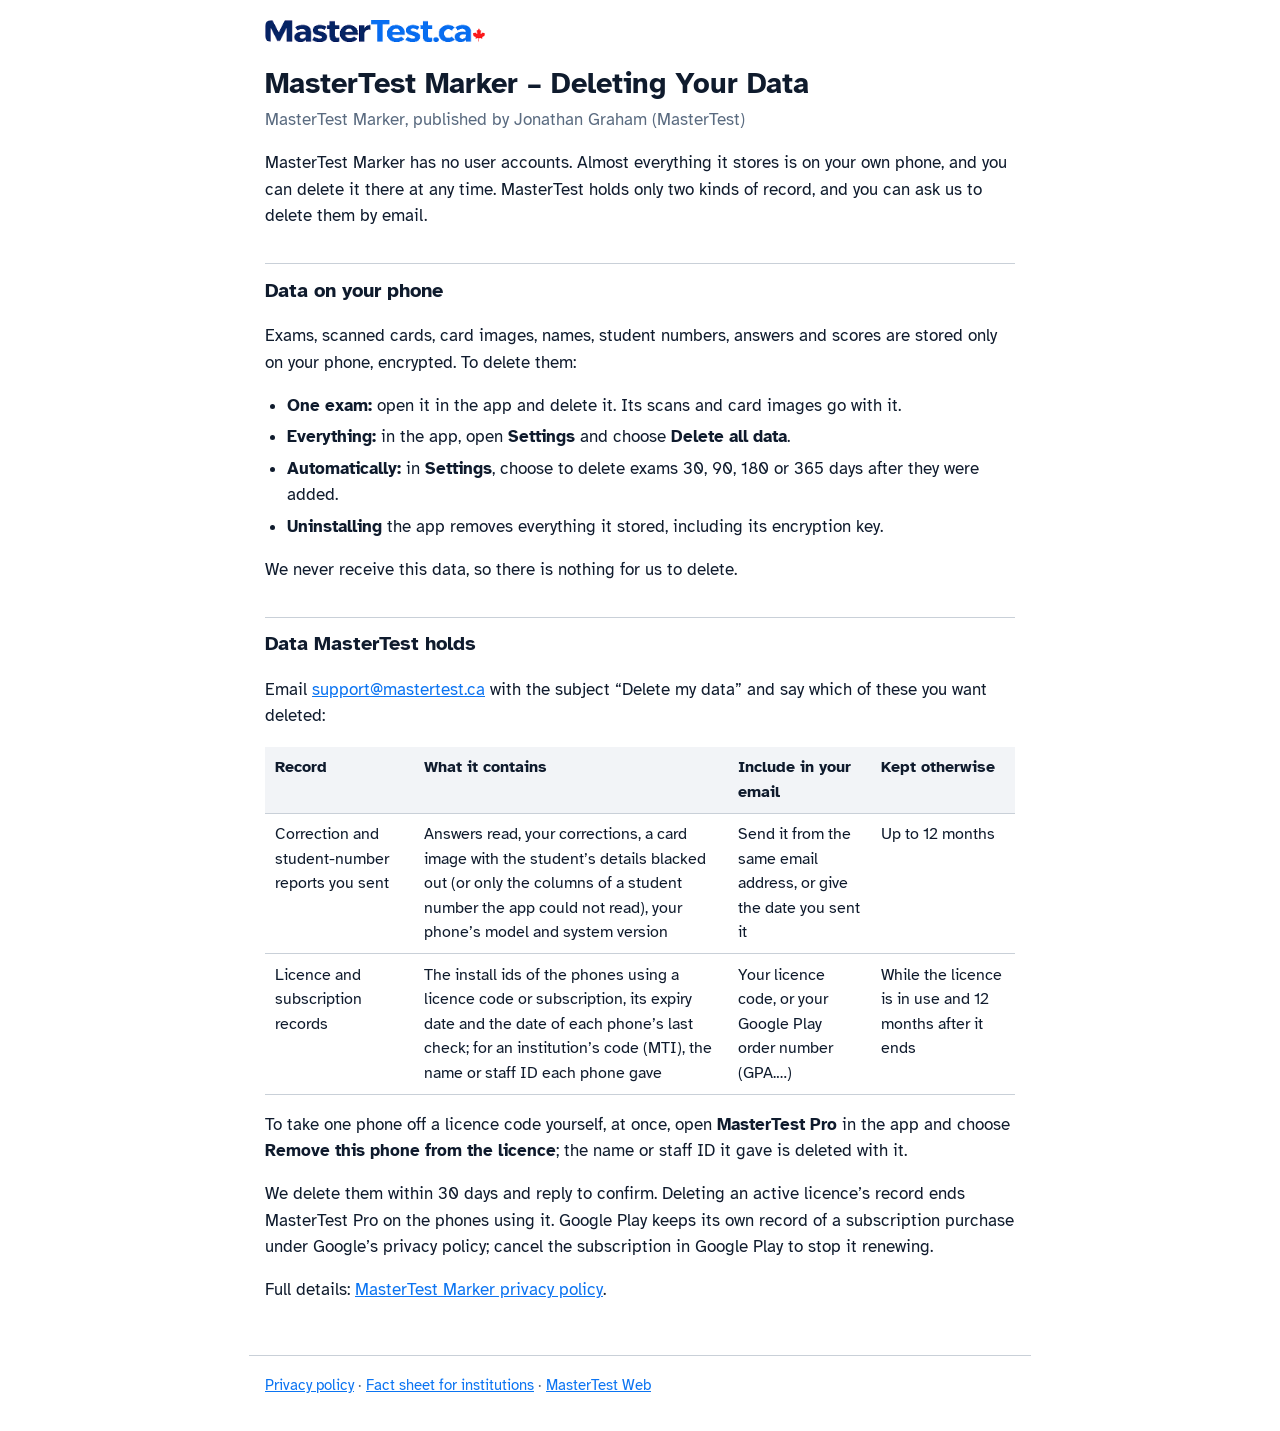
<file: privacy/delete/index.html>
<!doctype html>
<html lang="en">
<head>
<meta charset="utf-8">
<meta name="viewport" content="width=device-width, initial-scale=1">
<title>MasterTest Marker – Deleting Your Data</title>
<meta name="description" content="How to delete the data MasterTest Marker stores on your phone and ask MasterTest to delete what it holds.">
<link rel="icon" href="data:image/svg+xml,%3Csvg xmlns='http://www.w3.org/2000/svg' viewBox='0 0 16 16'%3E%3Ccircle cx='8' cy='8' r='6.5' fill='%230b74f2'/%3E%3C/svg%3E">
<link rel="stylesheet" href="../site.css">
</head>
<body>
<header class="site"><a href="/"><img src="/mastertest-logo.png" alt="MasterTest.ca"></a></header>
<main>
<h1>MasterTest Marker – Deleting Your Data</h1>
<p class="meta">MasterTest Marker, published by Jonathan Graham (MasterTest)</p>

<p>MasterTest Marker has no user accounts. Almost everything it stores is on your own phone, and you can delete it there at any time. MasterTest holds only two kinds of record, and you can ask us to delete them by email.</p>

<h2>Data on your phone</h2>
<p>Exams, scanned cards, card images, names, student numbers, answers and scores are stored only on your phone, encrypted. To delete them:</p>
<ul>
<li><strong>One exam:</strong> open it in the app and delete it. Its scans and card images go with it.</li>
<li><strong>Everything:</strong> in the app, open <strong>Settings</strong> and choose <strong>Delete all data</strong>.</li>
<li><strong>Automatically:</strong> in <strong>Settings</strong>, choose to delete exams 30, 90, 180 or 365 days after they were added.</li>
<li><strong>Uninstalling</strong> the app removes everything it stored, including its encryption key.</li>
</ul>
<p>We never receive this data, so there is nothing for us to delete.</p>

<h2>Data MasterTest holds</h2>
<p>Email <a href="mailto:support@mastertest.ca?subject=Delete%20my%20MasterTest%20Marker%20data">support@mastertest.ca</a> with the subject “Delete my data” and say which of these you want deleted:</p>
<div class="table-wrap"><table>
<thead><tr><th>Record</th><th>What it contains</th><th>Include in your email</th><th>Kept otherwise</th></tr></thead>
<tbody>
<tr><td>Correction and student-number reports you sent</td><td>Answers read, your corrections, a card image with the student’s details blacked out (or only the columns of a student number the app could not read), your phone’s model and system version</td><td>Send it from the same email address, or give the date you sent it</td><td>Up to 12 months</td></tr>
<tr><td>Licence and subscription records</td><td>The install ids of the phones using a licence code or subscription, its expiry date and the date of each phone’s last check; for an institution’s code (MTI), the name or staff ID each phone gave</td><td>Your licence code, or your Google Play order number (GPA.…)</td><td>While the licence is in use and 12 months after it ends</td></tr>
</tbody>
</table></div>
<p>To take one phone off a licence code yourself, at once, open <strong>MasterTest Pro</strong> in the app and choose <strong>Remove this phone from the licence</strong>; the name or staff ID it gave is deleted with it.</p>
<p>We delete them within 30 days and reply to confirm. Deleting an active licence’s record ends MasterTest Pro on the phones using it. Google Play keeps its own record of a subscription purchase under Google’s privacy policy; cancel the subscription in Google Play to stop it renewing.</p>

<p>Full details: <a href="/privacy/marker/">MasterTest Marker privacy policy</a>.</p>
</main>
<footer class="site"><a href="/privacy/marker/">Privacy policy</a> · <a href="/privacy/fact-sheet/">Fact sheet for institutions</a> · <a href="/">MasterTest Web</a></footer>
</body>
</html>
</file>
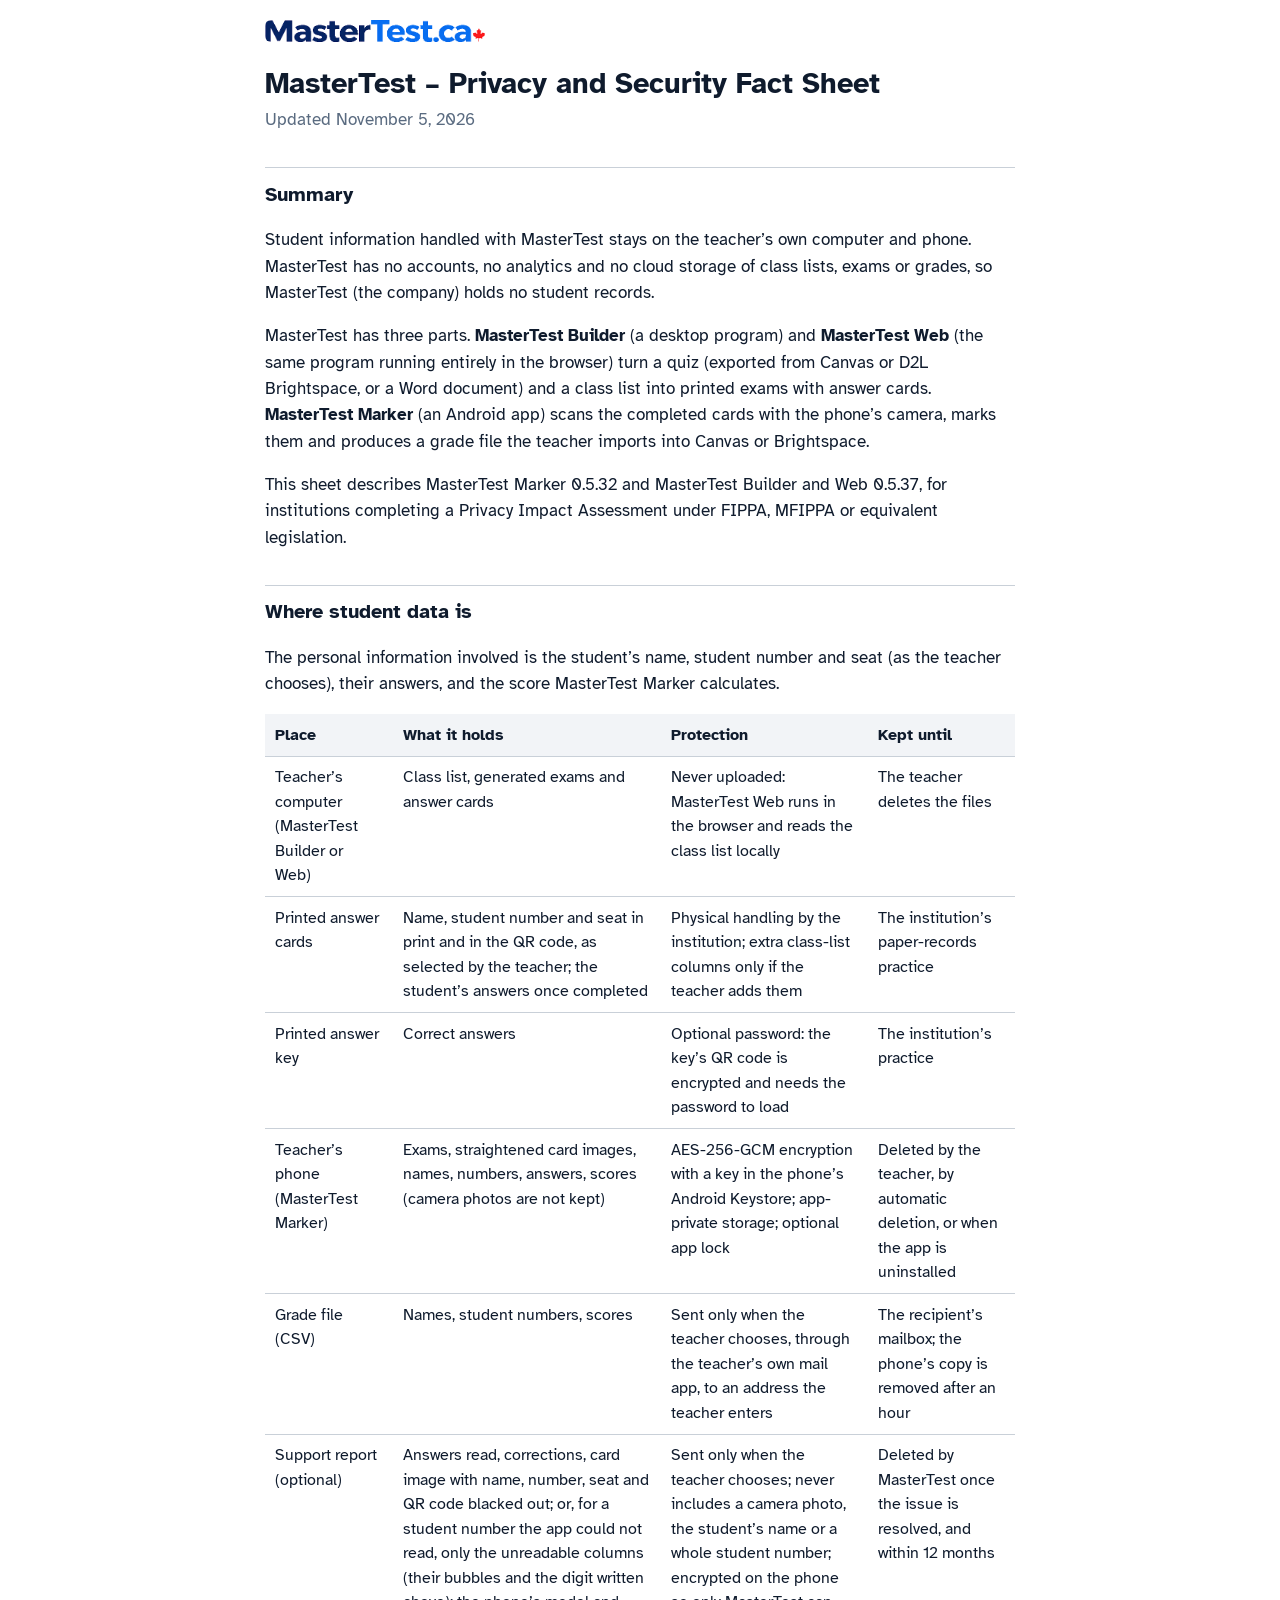
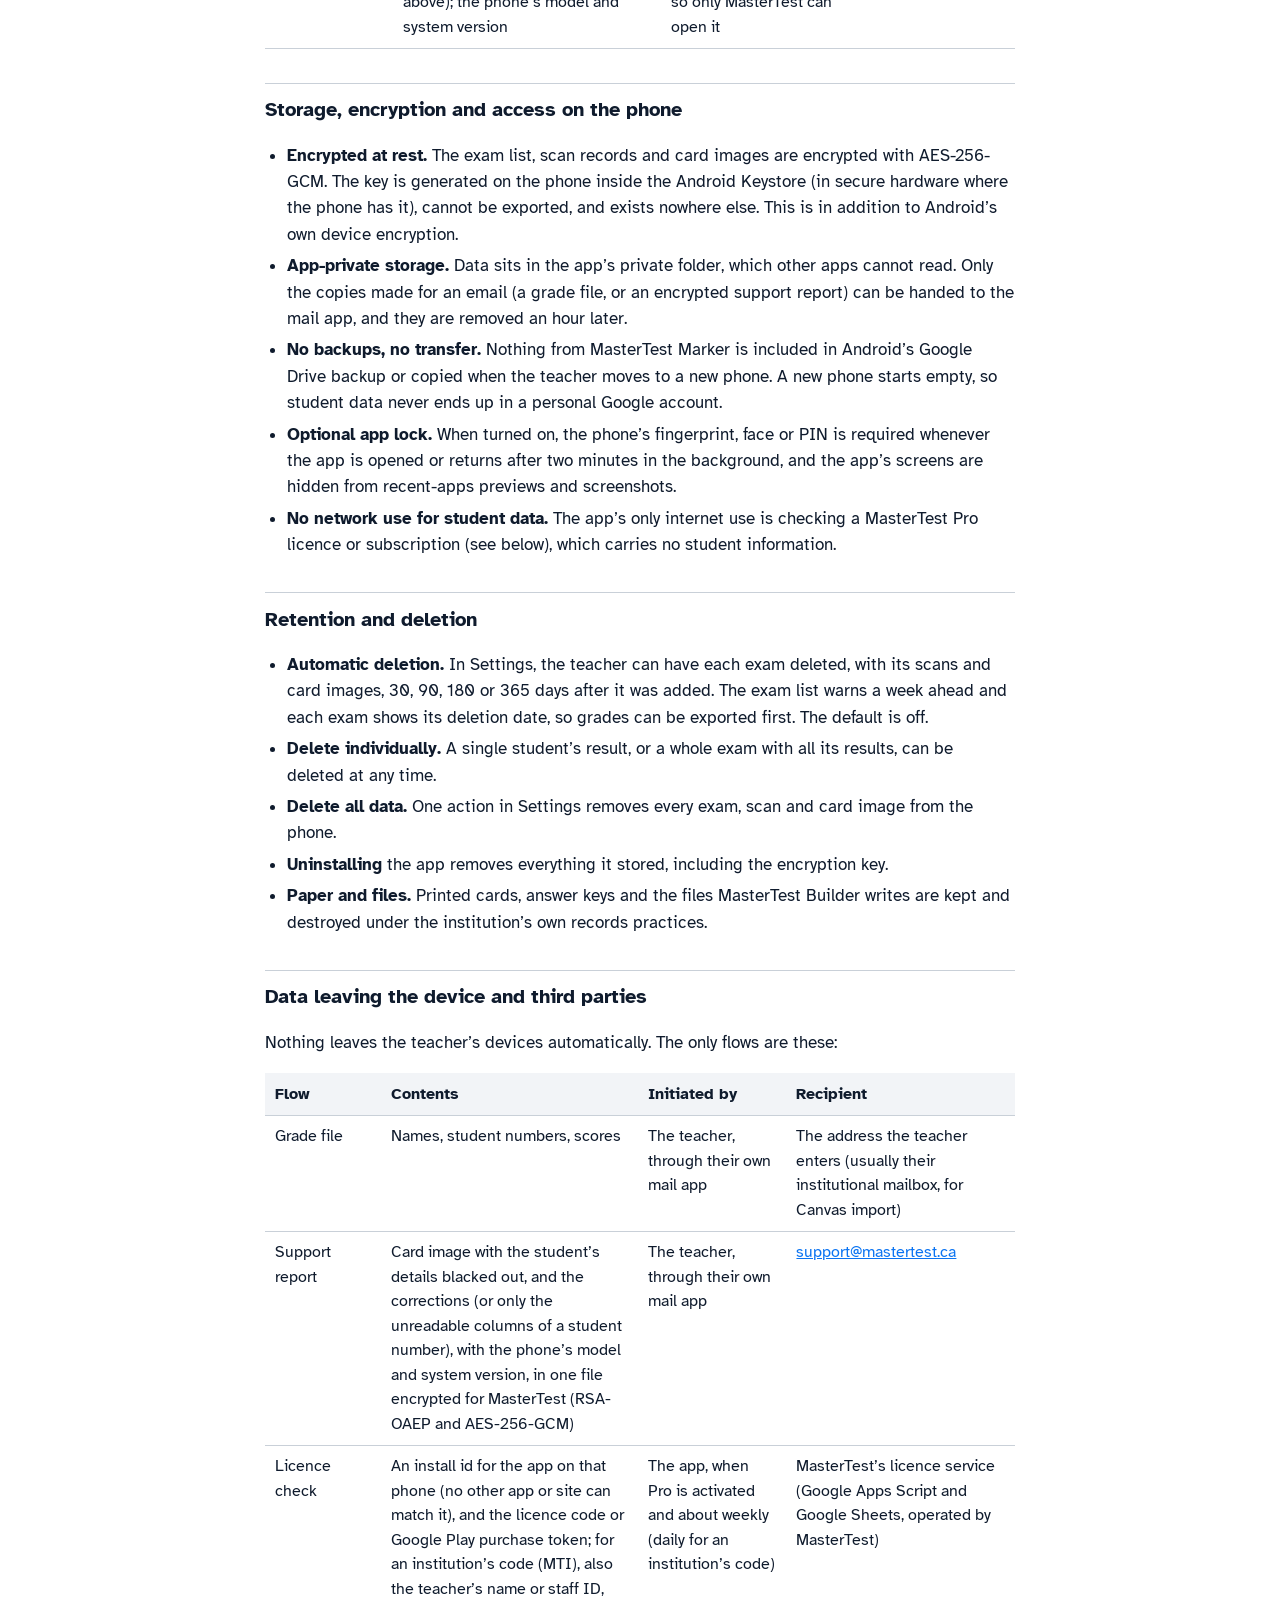
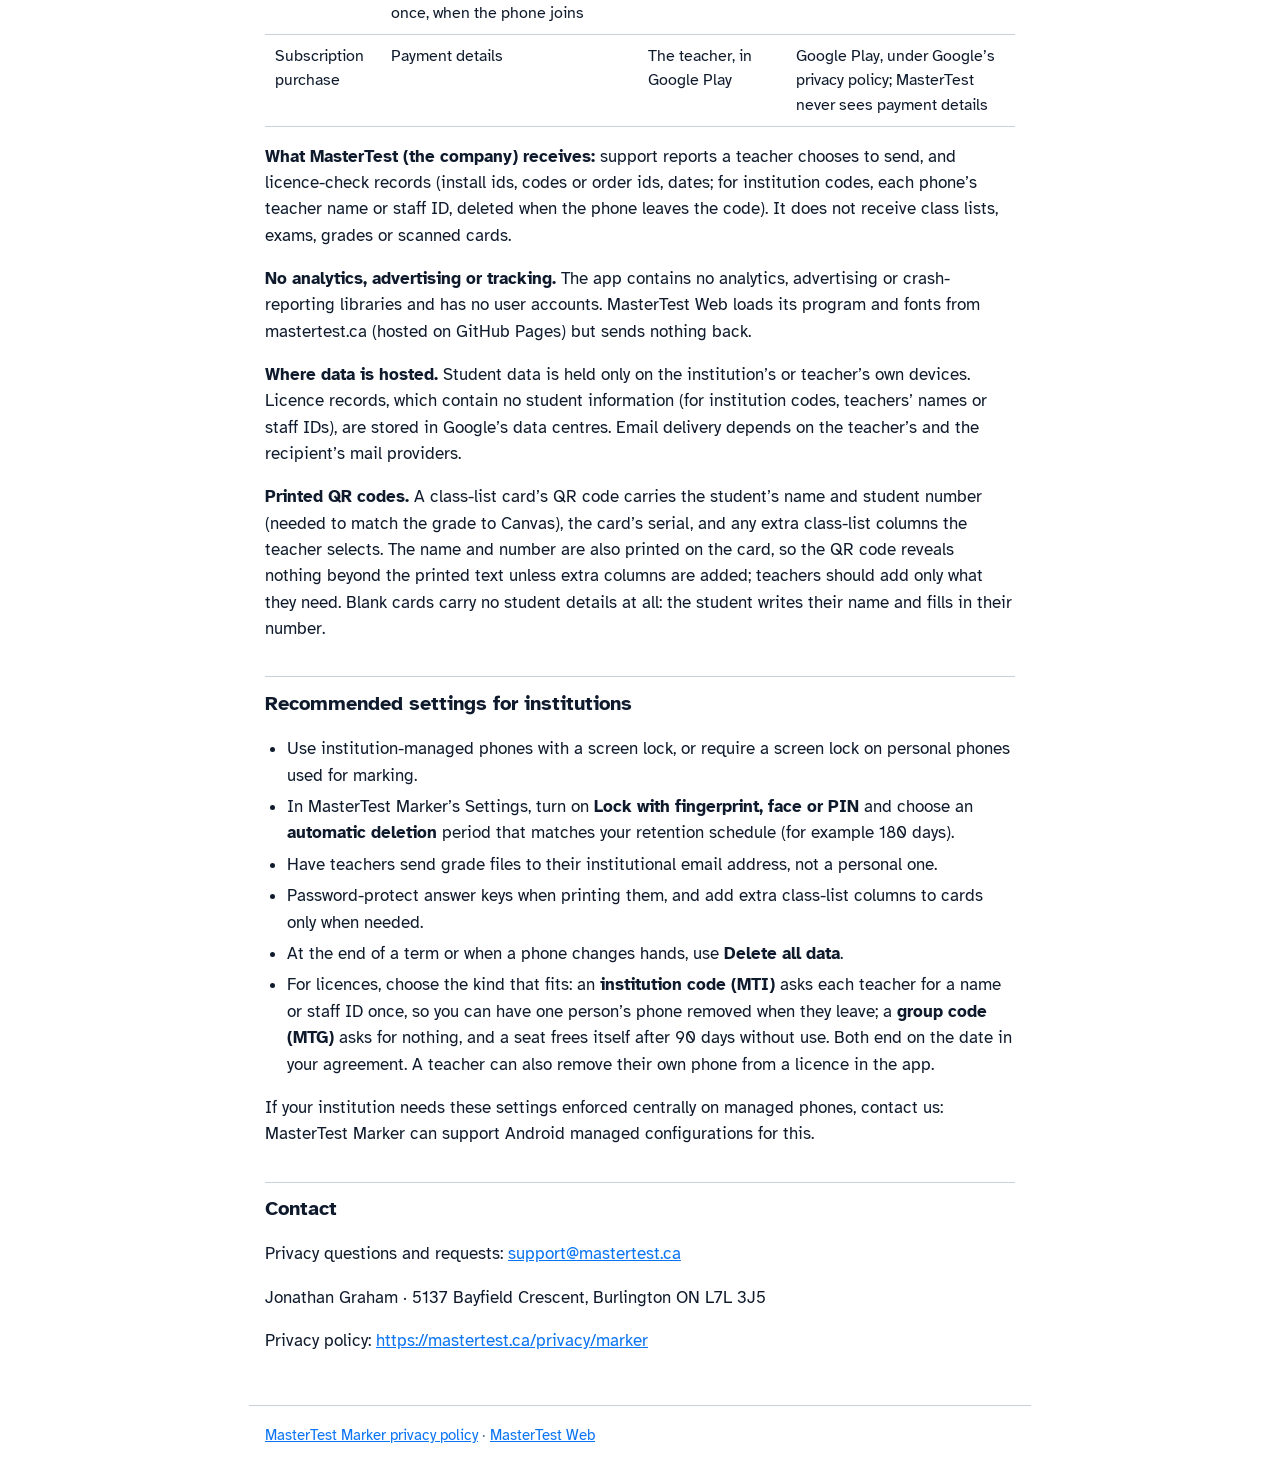
<file: privacy/fact-sheet/index.html>
<!doctype html>
<html lang="en">
<head>
<meta charset="utf-8">
<meta name="viewport" content="width=device-width, initial-scale=1">
<title>MasterTest – Privacy and Security Fact Sheet</title>
<meta name="description" content="Where student data is with MasterTest Builder, Web and Marker, how it is protected, and what leaves the teacher's devices.">
<link rel="icon" href="data:image/svg+xml,%3Csvg xmlns='http://www.w3.org/2000/svg' viewBox='0 0 16 16'%3E%3Ccircle cx='8' cy='8' r='6.5' fill='%230b74f2'/%3E%3C/svg%3E">
<link rel="stylesheet" href="../site.css">
</head>
<body>
<header class="site"><a href="/"><img src="/mastertest-logo.png" alt="MasterTest.ca"></a></header>
<main>
<h1>MasterTest – Privacy and Security Fact Sheet</h1>
<p class="meta">Updated November 5, 2026</p>

<h2>Summary</h2>
<p>Student information handled with MasterTest stays on the teacher’s own computer and phone. MasterTest has no accounts, no analytics and no cloud storage of class lists, exams or grades, so MasterTest (the company) holds no student records.</p>
<p>MasterTest has three parts. <strong>MasterTest Builder</strong> (a desktop program) and <strong>MasterTest Web</strong> (the same program running entirely in the browser) turn a quiz (exported from Canvas or D2L Brightspace, or a Word document) and a class list into printed exams with answer cards. <strong>MasterTest Marker</strong> (an Android app) scans the completed cards with the phone’s camera, marks them and produces a grade file the teacher imports into Canvas or Brightspace.</p>
<p>This sheet describes MasterTest Marker 0.5.32 and MasterTest Builder and Web 0.5.37, for institutions completing a Privacy Impact Assessment under FIPPA, MFIPPA or equivalent legislation.</p>

<h2>Where student data is</h2>
<p>The personal information involved is the student’s name, student number and seat (as the teacher chooses), their answers, and the score MasterTest Marker calculates.</p>
<div class="table-wrap"><table>
<thead><tr><th>Place</th><th>What it holds</th><th>Protection</th><th>Kept until</th></tr></thead>
<tbody>
<tr><td>Teacher’s computer (MasterTest Builder or Web)</td><td>Class list, generated exams and answer cards</td><td>Never uploaded: MasterTest Web runs in the browser and reads the class list locally</td><td>The teacher deletes the files</td></tr>
<tr><td>Printed answer cards</td><td>Name, student number and seat in print and in the QR code, as selected by the teacher; the student’s answers once completed</td><td>Physical handling by the institution; extra class-list columns only if the teacher adds them</td><td>The institution’s paper-records practice</td></tr>
<tr><td>Printed answer key</td><td>Correct answers</td><td>Optional password: the key’s QR code is encrypted and needs the password to load</td><td>The institution’s practice</td></tr>
<tr><td>Teacher’s phone (MasterTest Marker)</td><td>Exams, straightened card images, names, numbers, answers, scores (camera photos are not kept)</td><td>AES-256-GCM encryption with a key in the phone’s Android Keystore; app-private storage; optional app lock</td><td>Deleted by the teacher, by automatic deletion, or when the app is uninstalled</td></tr>
<tr><td>Grade file (CSV)</td><td>Names, student numbers, scores</td><td>Sent only when the teacher chooses, through the teacher’s own mail app, to an address the teacher enters</td><td>The recipient’s mailbox; the phone’s copy is removed after an hour</td></tr>
<tr><td>Support report (optional)</td><td>Answers read, corrections, card image with name, number, seat and QR code blacked out; or, for a student number the app could not read, only the unreadable columns (their bubbles and the digit written above); the phone’s model and system version</td><td>Sent only when the teacher chooses; never includes a camera photo, the student’s name or a whole student number; encrypted on the phone so only MasterTest can open it</td><td>Deleted by MasterTest once the issue is resolved, and within 12 months</td></tr>
</tbody>
</table></div>

<h2>Storage, encryption and access on the phone</h2>
<ul>
<li><strong>Encrypted at rest.</strong> The exam list, scan records and card images are encrypted with AES-256-GCM. The key is generated on the phone inside the Android Keystore (in secure hardware where the phone has it), cannot be exported, and exists nowhere else. This is in addition to Android’s own device encryption.</li>
<li><strong>App-private storage.</strong> Data sits in the app’s private folder, which other apps cannot read. Only the copies made for an email (a grade file, or an encrypted support report) can be handed to the mail app, and they are removed an hour later.</li>
<li><strong>No backups, no transfer.</strong> Nothing from MasterTest Marker is included in Android’s Google Drive backup or copied when the teacher moves to a new phone. A new phone starts empty, so student data never ends up in a personal Google account.</li>
<li><strong>Optional app lock.</strong> When turned on, the phone’s fingerprint, face or PIN is required whenever the app is opened or returns after two minutes in the background, and the app’s screens are hidden from recent-apps previews and screenshots.</li>
<li><strong>No network use for student data.</strong> The app’s only internet use is checking a MasterTest Pro licence or subscription (see below), which carries no student information.</li>
</ul>

<h2>Retention and deletion</h2>
<ul>
<li><strong>Automatic deletion.</strong> In Settings, the teacher can have each exam deleted, with its scans and card images, 30, 90, 180 or 365 days after it was added. The exam list warns a week ahead and each exam shows its deletion date, so grades can be exported first. The default is off.</li>
<li><strong>Delete individually.</strong> A single student’s result, or a whole exam with all its results, can be deleted at any time.</li>
<li><strong>Delete all data.</strong> One action in Settings removes every exam, scan and card image from the phone.</li>
<li><strong>Uninstalling</strong> the app removes everything it stored, including the encryption key.</li>
<li><strong>Paper and files.</strong> Printed cards, answer keys and the files MasterTest Builder writes are kept and destroyed under the institution’s own records practices.</li>
</ul>

<h2>Data leaving the device and third parties</h2>
<p>Nothing leaves the teacher’s devices automatically. The only flows are these:</p>
<div class="table-wrap"><table>
<thead><tr><th>Flow</th><th>Contents</th><th>Initiated by</th><th>Recipient</th></tr></thead>
<tbody>
<tr><td>Grade file</td><td>Names, student numbers, scores</td><td>The teacher, through their own mail app</td><td>The address the teacher enters (usually their institutional mailbox, for Canvas import)</td></tr>
<tr><td>Support report</td><td>Card image with the student’s details blacked out, and the corrections (or only the unreadable columns of a student number), with the phone’s model and system version, in one file encrypted for MasterTest (RSA-OAEP and AES-256-GCM)</td><td>The teacher, through their own mail app</td><td><a href="mailto:support@mastertest.ca">support@mastertest.ca</a></td></tr>
<tr><td>Licence check</td><td>An install id for the app on that phone (no other app or site can match it), and the licence code or Google Play purchase token; for an institution’s code (MTI), also the teacher’s name or staff ID, once, when the phone joins</td><td>The app, when Pro is activated and about weekly (daily for an institution’s code)</td><td>MasterTest’s licence service (Google Apps Script and Google Sheets, operated by MasterTest)</td></tr>
<tr><td>Subscription purchase</td><td>Payment details</td><td>The teacher, in Google Play</td><td>Google Play, under Google’s privacy policy; MasterTest never sees payment details</td></tr>
</tbody>
</table></div>
<p><strong>What MasterTest (the company) receives:</strong> support reports a teacher chooses to send, and licence-check records (install ids, codes or order ids, dates; for institution codes, each phone’s teacher name or staff ID, deleted when the phone leaves the code). It does not receive class lists, exams, grades or scanned cards.</p>
<p><strong>No analytics, advertising or tracking.</strong> The app contains no analytics, advertising or crash-reporting libraries and has no user accounts. MasterTest Web loads its program and fonts from mastertest.ca (hosted on GitHub Pages) but sends nothing back.</p>
<p><strong>Where data is hosted.</strong> Student data is held only on the institution’s or teacher’s own devices. Licence records, which contain no student information (for institution codes, teachers’ names or staff IDs), are stored in Google’s data centres. Email delivery depends on the teacher’s and the recipient’s mail providers.</p>
<p><strong>Printed QR codes.</strong> A class-list card’s QR code carries the student’s name and student number (needed to match the grade to Canvas), the card’s serial, and any extra class-list columns the teacher selects. The name and number are also printed on the card, so the QR code reveals nothing beyond the printed text unless extra columns are added; teachers should add only what they need. Blank cards carry no student details at all: the student writes their name and fills in their number.</p>

<h2>Recommended settings for institutions</h2>
<ul>
<li>Use institution-managed phones with a screen lock, or require a screen lock on personal phones used for marking.</li>
<li>In MasterTest Marker’s Settings, turn on <strong>Lock with fingerprint, face or PIN</strong> and choose an <strong>automatic deletion</strong> period that matches your retention schedule (for example 180 days).</li>
<li>Have teachers send grade files to their institutional email address, not a personal one.</li>
<li>Password-protect answer keys when printing them, and add extra class-list columns to cards only when needed.</li>
<li>At the end of a term or when a phone changes hands, use <strong>Delete all data</strong>.</li>
<li>For licences, choose the kind that fits: an <strong>institution code (MTI)</strong> asks each teacher for a name or staff ID once, so you can have one person’s phone removed when they leave; a <strong>group code (MTG)</strong> asks for nothing, and a seat frees itself after 90 days without use. Both end on the date in your agreement. A teacher can also remove their own phone from a licence in the app.</li>
</ul>
<p>If your institution needs these settings enforced centrally on managed phones, contact us: MasterTest Marker can support Android managed configurations for this.</p>

<h2>Contact</h2>
<p>Privacy questions and requests: <a href="mailto:support@mastertest.ca">support@mastertest.ca</a></p>
<address>Jonathan Graham · 5137 Bayfield Crescent, Burlington ON L7L 3J5</address>
<p>Privacy policy: <a href="/privacy/marker/">https://mastertest.ca/privacy/marker</a></p>
</main>
<footer class="site"><a href="/privacy/marker/">MasterTest Marker privacy policy</a> · <a href="/">MasterTest Web</a></footer>
</body>
</html>
</file>
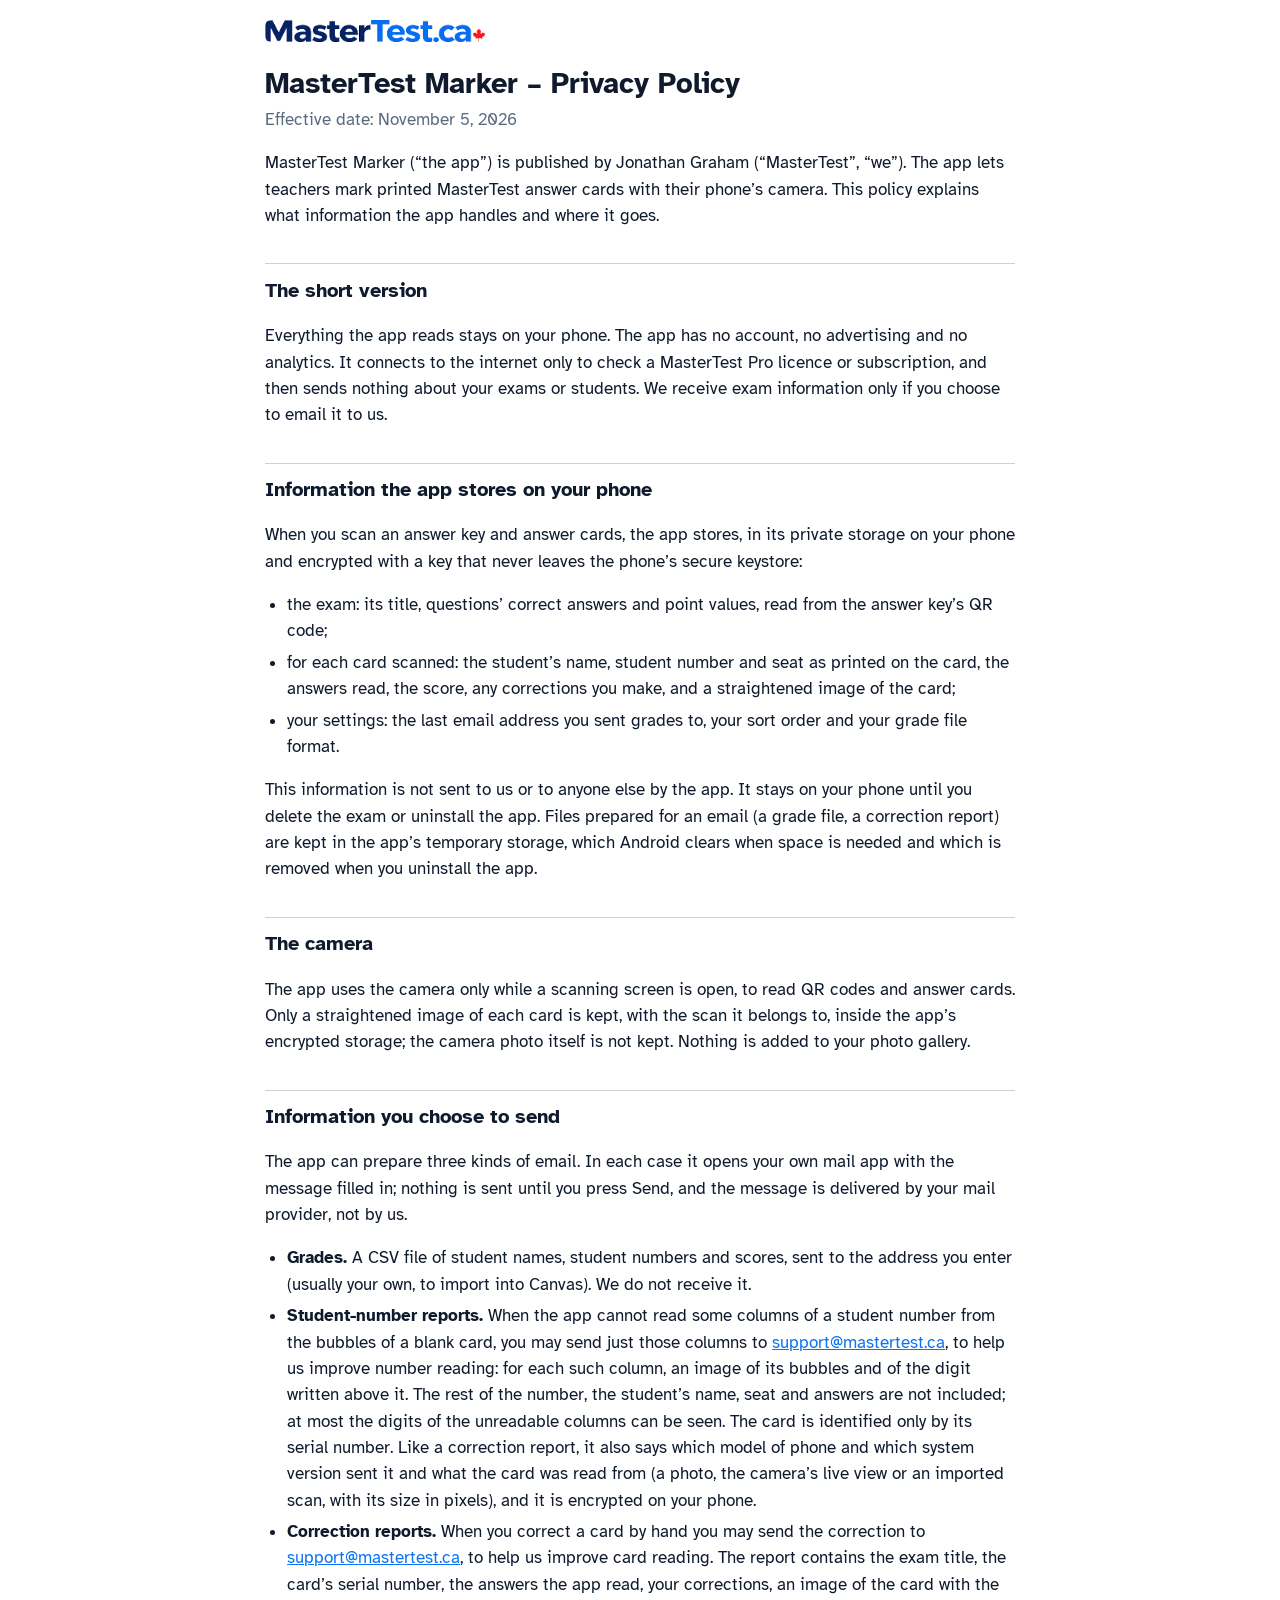
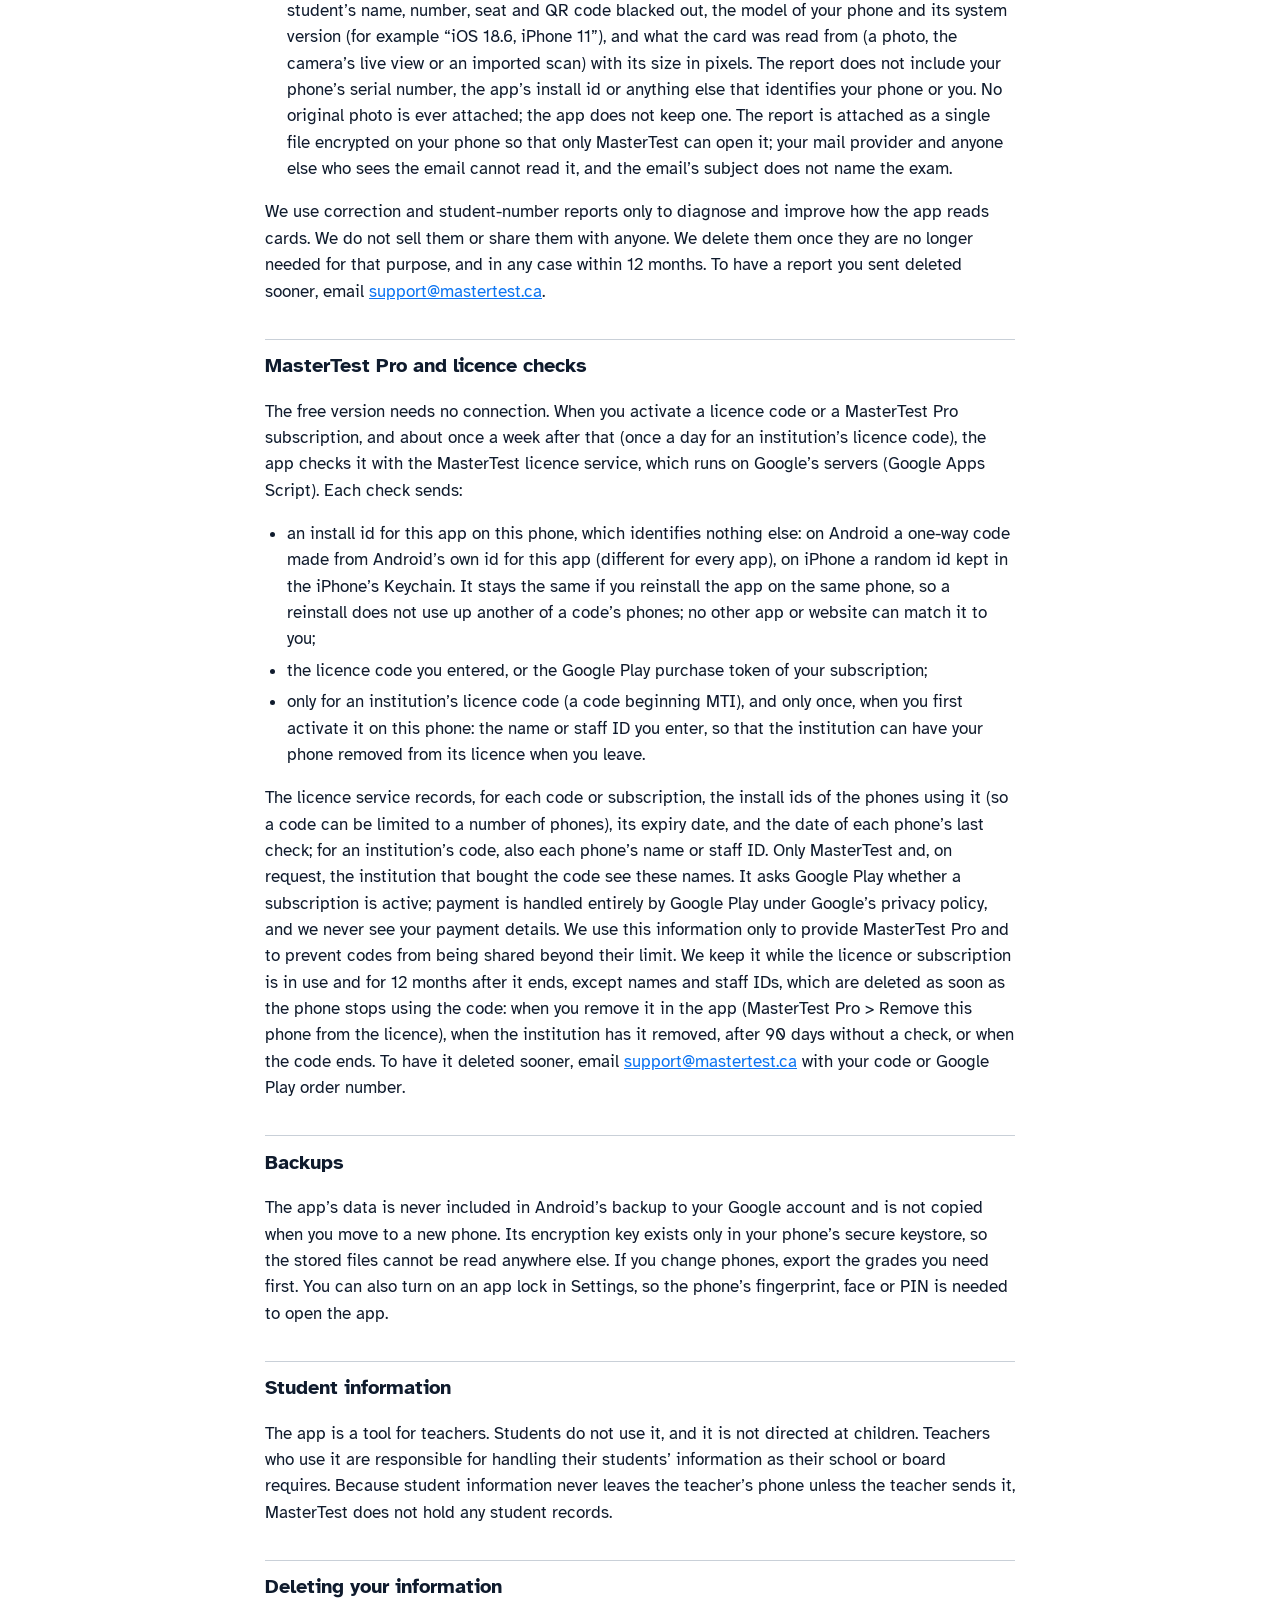
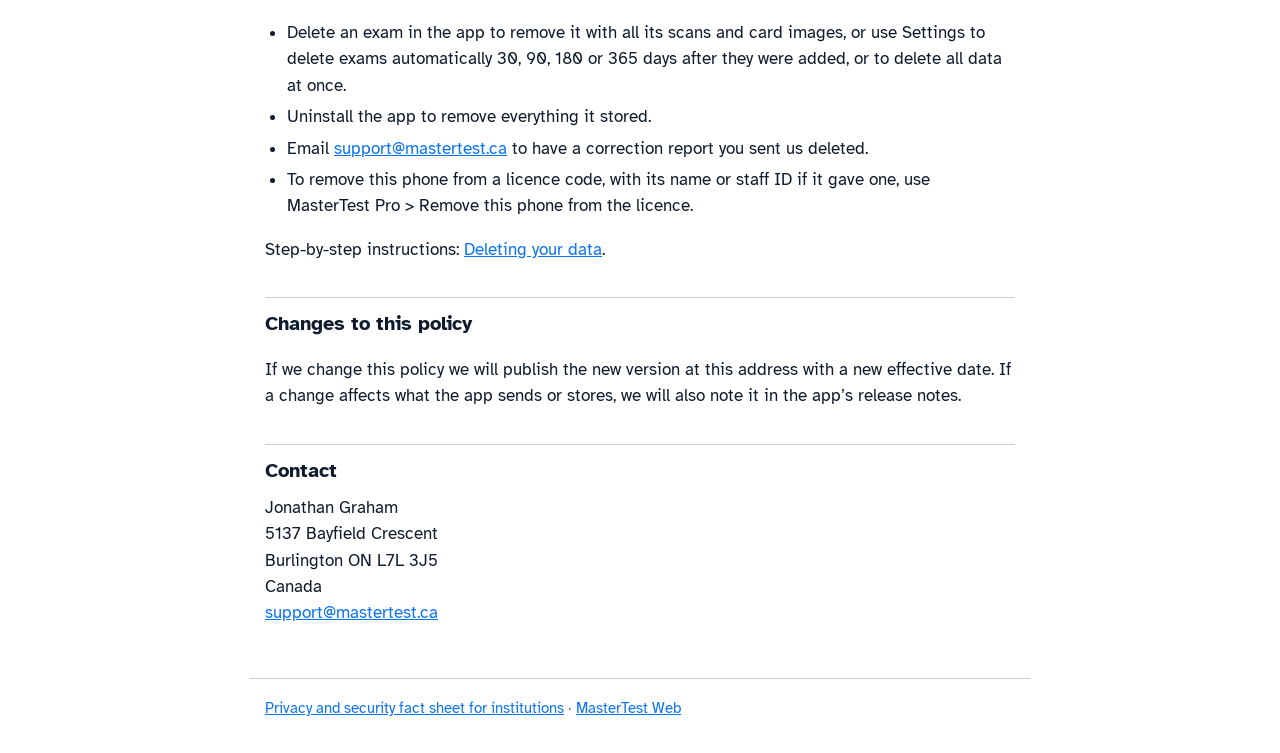
<file: privacy/marker/index.html>
<!doctype html>
<html lang="en">
<head>
<meta charset="utf-8">
<meta name="viewport" content="width=device-width, initial-scale=1">
<title>MasterTest Marker – Privacy Policy</title>
<meta name="description" content="What MasterTest Marker stores, what it sends and how to have it deleted.">
<link rel="icon" href="data:image/svg+xml,%3Csvg xmlns='http://www.w3.org/2000/svg' viewBox='0 0 16 16'%3E%3Ccircle cx='8' cy='8' r='6.5' fill='%230b74f2'/%3E%3C/svg%3E">
<link rel="stylesheet" href="../site.css">
</head>
<body>
<header class="site"><a href="/"><img src="/mastertest-logo.png" alt="MasterTest.ca"></a></header>
<main>
<h1>MasterTest Marker – Privacy Policy</h1>
<p class="meta">Effective date: November 5, 2026</p>

<p>MasterTest Marker (“the app”) is published by Jonathan Graham (“MasterTest”, “we”). The app lets teachers mark printed MasterTest answer cards with their phone’s camera. This policy explains what information the app handles and where it goes.</p>

<h2>The short version</h2>
<p>Everything the app reads stays on your phone. The app has no account, no advertising and no analytics. It connects to the internet only to check a MasterTest Pro licence or subscription, and then sends nothing about your exams or students. We receive exam information only if you choose to email it to us.</p>

<h2>Information the app stores on your phone</h2>
<p>When you scan an answer key and answer cards, the app stores, in its private storage on your phone and encrypted with a key that never leaves the phone’s secure keystore:</p>
<ul>
<li>the exam: its title, questions’ correct answers and point values, read from the answer key’s QR code;</li>
<li>for each card scanned: the student’s name, student number and seat as printed on the card, the answers read, the score, any corrections you make, and a straightened image of the card;</li>
<li>your settings: the last email address you sent grades to, your sort order and your grade file format.</li>
</ul>
<p>This information is not sent to us or to anyone else by the app. It stays on your phone until you delete the exam or uninstall the app. Files prepared for an email (a grade file, a correction report) are kept in the app’s temporary storage, which Android clears when space is needed and which is removed when you uninstall the app.</p>

<h2>The camera</h2>
<p>The app uses the camera only while a scanning screen is open, to read QR codes and answer cards. Only a straightened image of each card is kept, with the scan it belongs to, inside the app’s encrypted storage; the camera photo itself is not kept. Nothing is added to your photo gallery.</p>

<h2>Information you choose to send</h2>
<p>The app can prepare three kinds of email. In each case it opens your own mail app with the message filled in; nothing is sent until you press Send, and the message is delivered by your mail provider, not by us.</p>
<ul>
<li><strong>Grades.</strong> A CSV file of student names, student numbers and scores, sent to the address you enter (usually your own, to import into Canvas). We do not receive it.</li>
<li><strong>Student-number reports.</strong> When the app cannot read some columns of a student number from the bubbles of a blank card, you may send just those columns to <a href="mailto:support@mastertest.ca">support@mastertest.ca</a>, to help us improve number reading: for each such column, an image of its bubbles and of the digit written above it. The rest of the number, the student’s name, seat and answers are not included; at most the digits of the unreadable columns can be seen. The card is identified only by its serial number. Like a correction report, it also says which model of phone and which system version sent it and what the card was read from (a photo, the camera’s live view or an imported scan, with its size in pixels), and it is encrypted on your phone.</li>
<li><strong>Correction reports.</strong> When you correct a card by hand you may send the correction to <a href="mailto:support@mastertest.ca">support@mastertest.ca</a>, to help us improve card reading. The report contains the exam title, the card’s serial number, the answers the app read, your corrections, an image of the card with the student’s name, number, seat and QR code blacked out, the model of your phone and its system version (for example “iOS 18.6, iPhone 11”), and what the card was read from (a photo, the camera’s live view or an imported scan) with its size in pixels. The report does not include your phone’s serial number, the app’s install id or anything else that identifies your phone or you. No original photo is ever attached; the app does not keep one. The report is attached as a single file encrypted on your phone so that only MasterTest can open it; your mail provider and anyone else who sees the email cannot read it, and the email’s subject does not name the exam.</li>
</ul>
<p>We use correction and student-number reports only to diagnose and improve how the app reads cards. We do not sell them or share them with anyone. We delete them once they are no longer needed for that purpose, and in any case within 12 months. To have a report you sent deleted sooner, email <a href="mailto:support@mastertest.ca">support@mastertest.ca</a>.</p>

<h2>MasterTest Pro and licence checks</h2>
<p>The free version needs no connection. When you activate a licence code or a MasterTest Pro subscription, and about once a week after that (once a day for an institution’s licence code), the app checks it with the MasterTest licence service, which runs on Google’s servers (Google Apps Script). Each check sends:</p>
<ul>
<li>an install id for this app on this phone, which identifies nothing else: on Android a one-way code made from Android’s own id for this app (different for every app), on iPhone a random id kept in the iPhone’s Keychain. It stays the same if you reinstall the app on the same phone, so a reinstall does not use up another of a code’s phones; no other app or website can match it to you;</li>
<li>the licence code you entered, or the Google Play purchase token of your subscription;</li>
<li>only for an institution’s licence code (a code beginning MTI), and only once, when you first activate it on this phone: the name or staff ID you enter, so that the institution can have your phone removed from its licence when you leave.</li>
</ul>
<p>The licence service records, for each code or subscription, the install ids of the phones using it (so a code can be limited to a number of phones), its expiry date, and the date of each phone’s last check; for an institution’s code, also each phone’s name or staff ID. Only MasterTest and, on request, the institution that bought the code see these names. It asks Google Play whether a subscription is active; payment is handled entirely by Google Play under Google’s privacy policy, and we never see your payment details. We use this information only to provide MasterTest Pro and to prevent codes from being shared beyond their limit. We keep it while the licence or subscription is in use and for 12 months after it ends, except names and staff IDs, which are deleted as soon as the phone stops using the code: when you remove it in the app (MasterTest Pro &gt; Remove this phone from the licence), when the institution has it removed, after 90 days without a check, or when the code ends. To have it deleted sooner, email <a href="mailto:support@mastertest.ca">support@mastertest.ca</a> with your code or Google Play order number.</p>

<h2>Backups</h2>
<p>The app’s data is never included in Android’s backup to your Google account and is not copied when you move to a new phone. Its encryption key exists only in your phone’s secure keystore, so the stored files cannot be read anywhere else. If you change phones, export the grades you need first. You can also turn on an app lock in Settings, so the phone’s fingerprint, face or PIN is needed to open the app.</p>

<h2>Student information</h2>
<p>The app is a tool for teachers. Students do not use it, and it is not directed at children. Teachers who use it are responsible for handling their students’ information as their school or board requires. Because student information never leaves the teacher’s phone unless the teacher sends it, MasterTest does not hold any student records.</p>

<h2>Deleting your information</h2>
<ul>
<li>Delete an exam in the app to remove it with all its scans and card images, or use Settings to delete exams automatically 30, 90, 180 or 365 days after they were added, or to delete all data at once.</li>
<li>Uninstall the app to remove everything it stored.</li>
<li>Email <a href="mailto:support@mastertest.ca">support@mastertest.ca</a> to have a correction report you sent us deleted.</li>
<li>To remove this phone from a licence code, with its name or staff ID if it gave one, use MasterTest Pro &gt; Remove this phone from the licence.</li>
</ul>
<p>Step-by-step instructions: <a href="/privacy/delete/">Deleting your data</a>.</p>

<h2>Changes to this policy</h2>
<p>If we change this policy we will publish the new version at this address with a new effective date. If a change affects what the app sends or stores, we will also note it in the app’s release notes.</p>

<h2>Contact</h2>
<address>Jonathan Graham<br>5137 Bayfield Crescent<br>Burlington ON L7L 3J5<br>Canada<br><a href="mailto:support@mastertest.ca">support@mastertest.ca</a></address>
</main>
<footer class="site"><a href="/privacy/fact-sheet/">Privacy and security fact sheet for institutions</a> · <a href="/">MasterTest Web</a></footer>
</body>
</html>
</file>
<file: privacy/site.css>
/* The privacy pages (privacy/marker/, privacy/fact-sheet/): MasterTest Web's colours and font. */
@font-face { font-family: "Atkinson Hyperlegible"; font-weight: 400; font-display: swap;
  src: url("/fonts/atkinson-hyperlegible-latin-400-normal.woff2") format("woff2"); }
@font-face { font-family: "Atkinson Hyperlegible"; font-weight: 700; font-display: swap;
  src: url("/fonts/atkinson-hyperlegible-latin-700-normal.woff2") format("woff2"); }
:root {
  --paper: #ffffff; --ink: #0f1b2d; --muted: #5a6b80; --rule: #c9d0d8; --accent: #0b74f2; --cell-soft: #f2f4f7;
  --logo-bg: transparent; --logo-pad: 0;
  font-family: "Atkinson Hyperlegible", system-ui, sans-serif;
  font-size: 17px; line-height: 1.55; color: var(--ink); background: var(--paper);
}
@media (prefers-color-scheme: dark) {
  :root:not([data-theme="light"]) {
    --paper: #12171d; --ink: #eef2f6; --muted: #9aa8b8; --rule: #36404b; --accent: #4c9bff; --cell-soft: #1d242c;
    --logo-bg: #ffffff; --logo-pad: 4px 8px;
  }
}
:root[data-theme="dark"] {
  --paper: #12171d; --ink: #eef2f6; --muted: #9aa8b8; --rule: #36404b; --accent: #4c9bff; --cell-soft: #1d242c;
  --logo-bg: #ffffff; --logo-pad: 4px 8px;
}
* { box-sizing: border-box; }
body { margin: 0; background: var(--paper); color: var(--ink); }
header.site, main, footer.site { max-width: 46rem; margin: 0 auto; padding: 0 16px; }
header.site { padding-top: 20px; }
header.site img { display: block; background: var(--logo-bg); padding: var(--logo-pad); border-radius: 6px; width: 220px; max-width: 100%; height: auto; }
h1 { font-size: 1.7rem; line-height: 1.25; margin: 1.4rem 0 .3rem; }
h2 { font-size: 1.2rem; margin: 2rem 0 .5rem; padding-top: .6rem; border-top: 1px solid var(--rule); }
.meta { color: var(--muted); margin-top: 0; }
a { color: var(--accent); }
ul { padding-left: 1.3rem; }
li { margin: .3rem 0; }
address { font-style: normal; }
.table-wrap { overflow-x: auto; margin: 1rem 0; }
table { border-collapse: collapse; width: 100%; font-size: .93rem; min-width: 34rem; }
th, td { text-align: left; vertical-align: top; padding: .5rem .6rem; border-bottom: 1px solid var(--rule); }
th { background: var(--cell-soft); }
footer.site { margin-top: 3rem; padding-top: 1rem; padding-bottom: 2rem; border-top: 1px solid var(--rule); color: var(--muted); font-size: .9rem; }
@media print { header.site, footer.site { display: none; } a { color: inherit; } }
</file>
